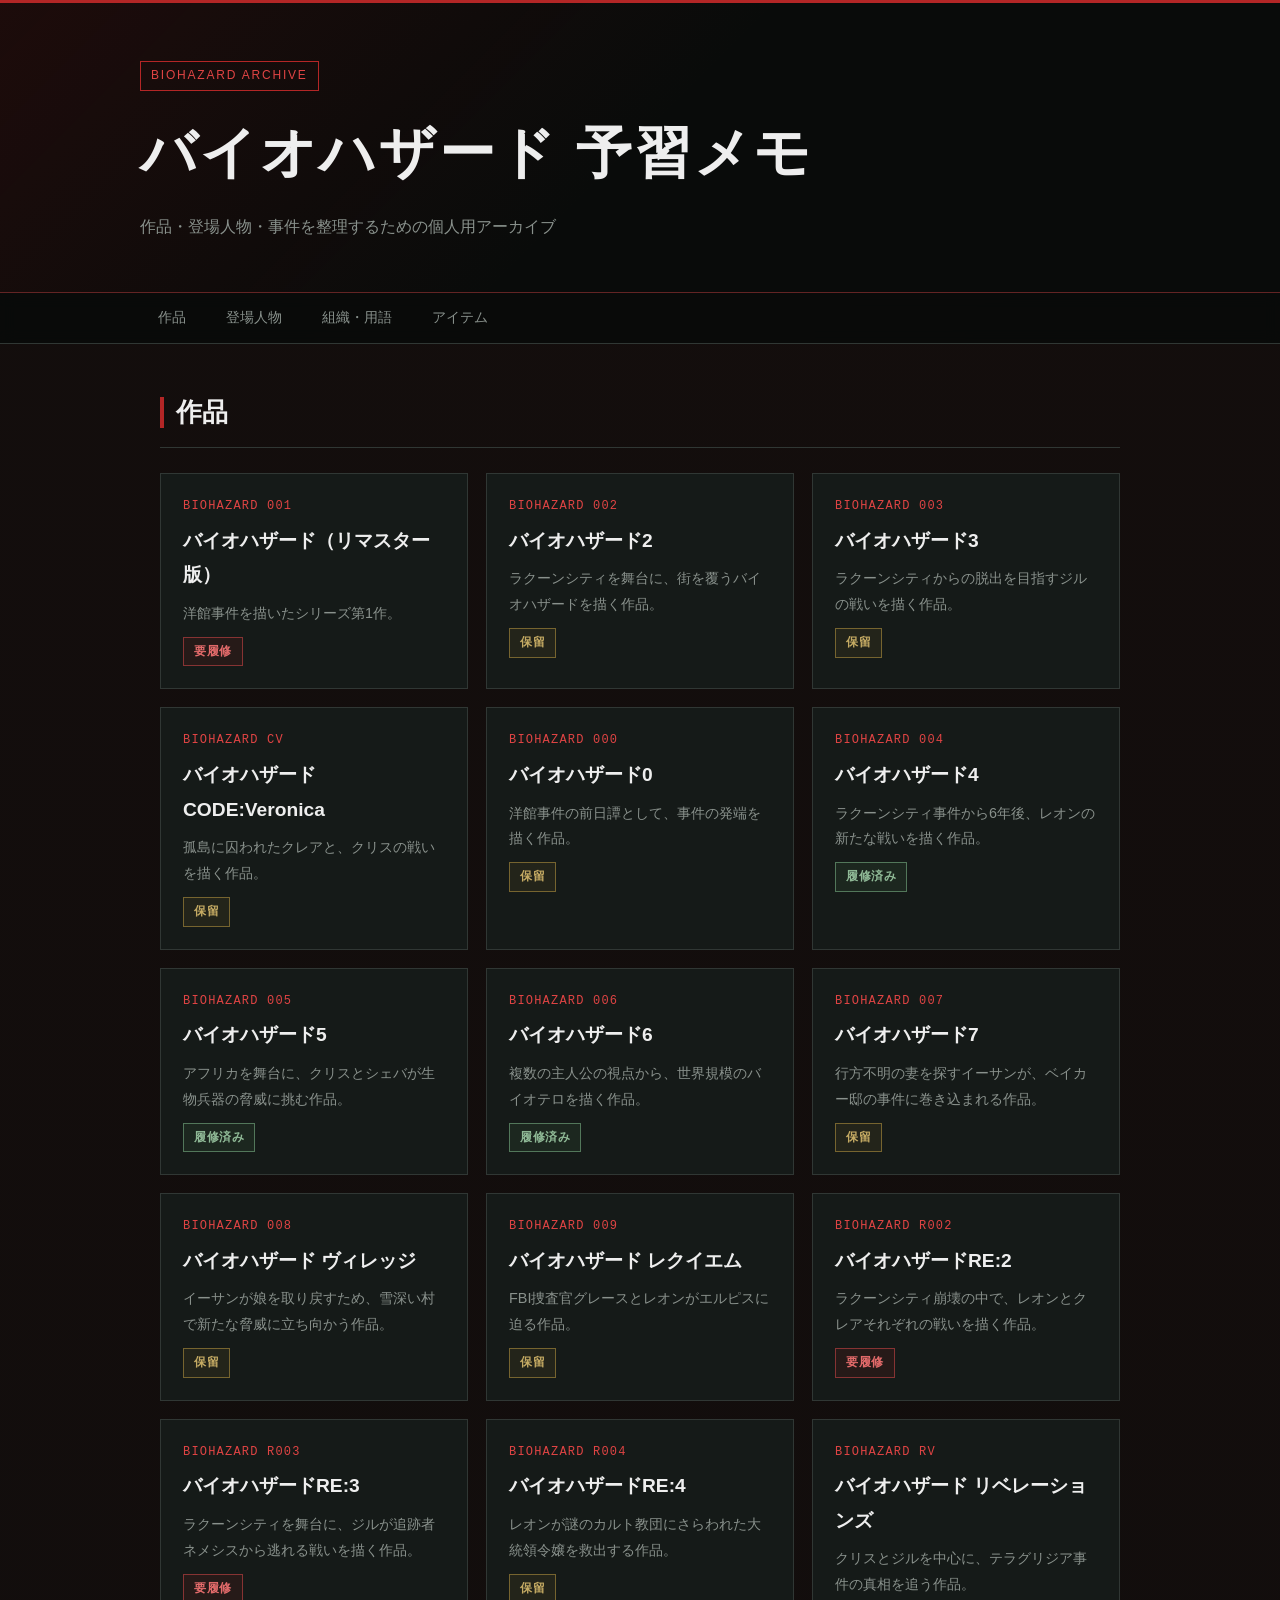
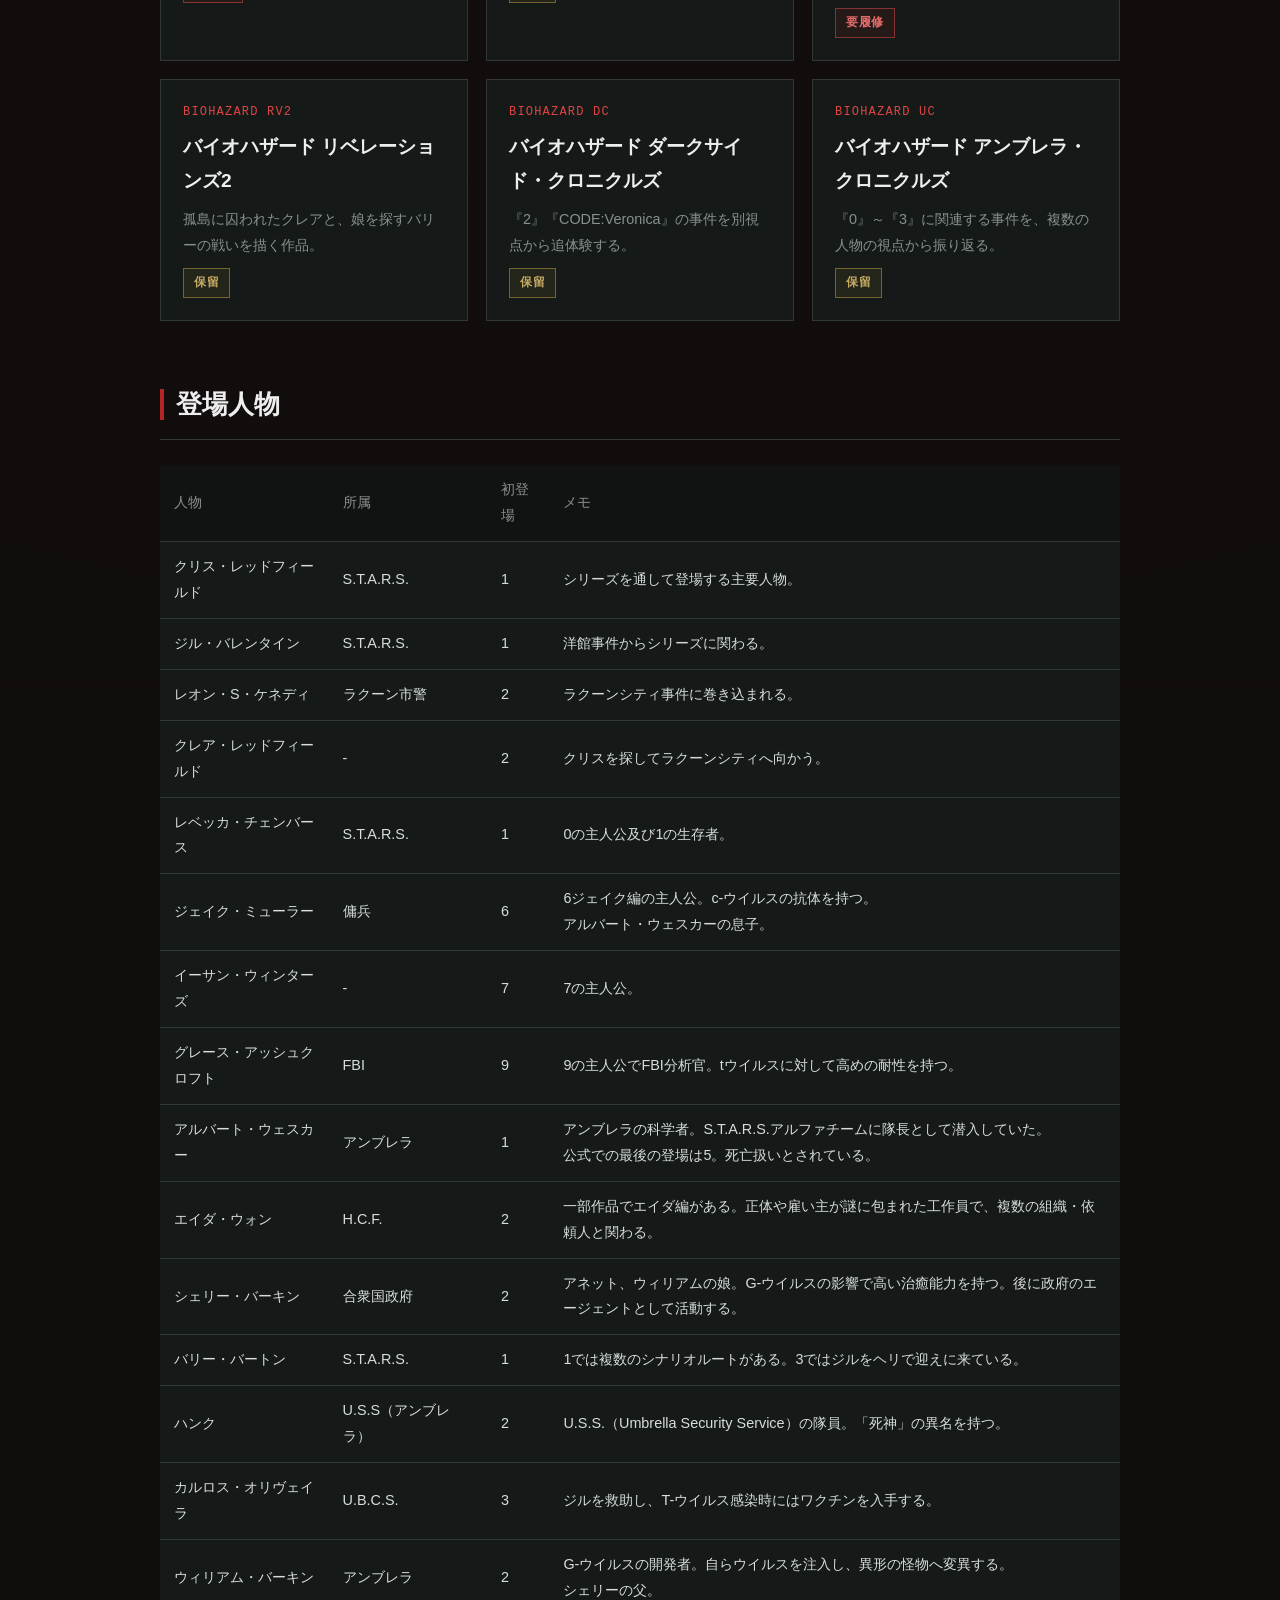
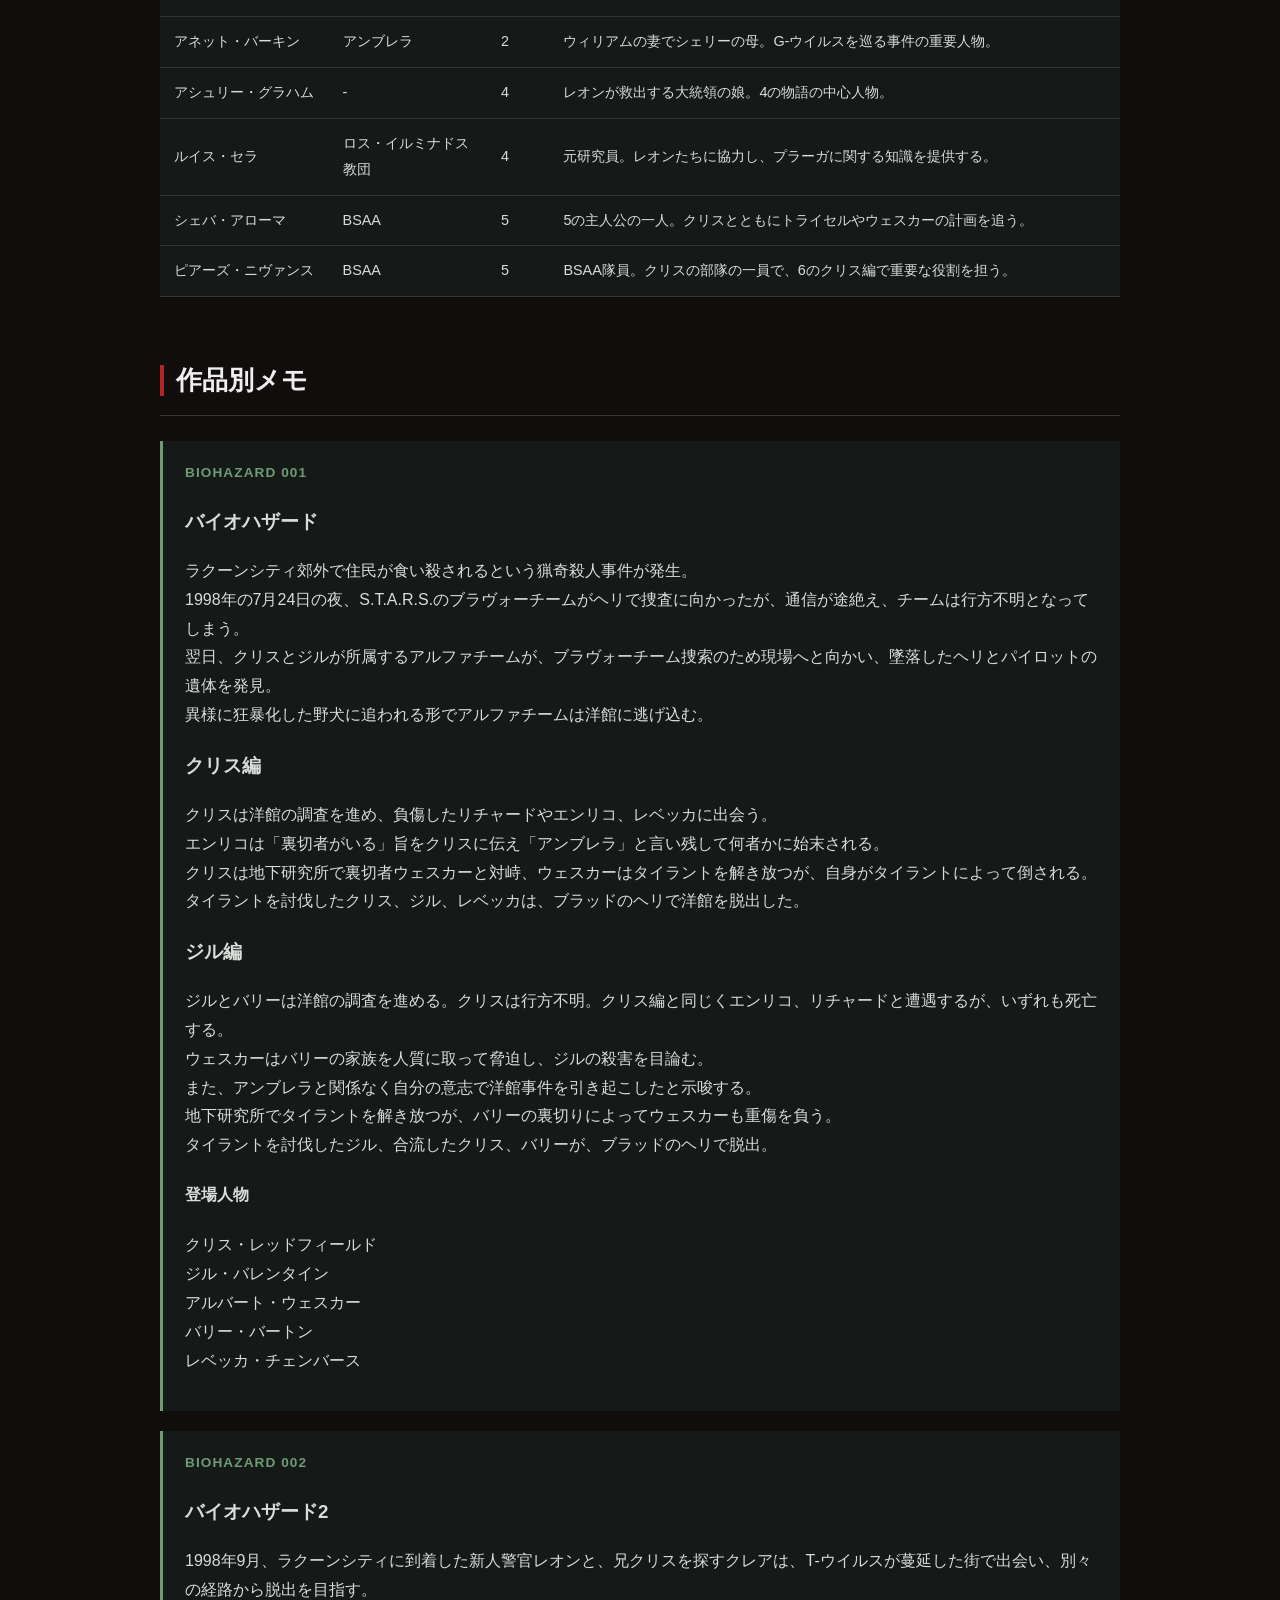
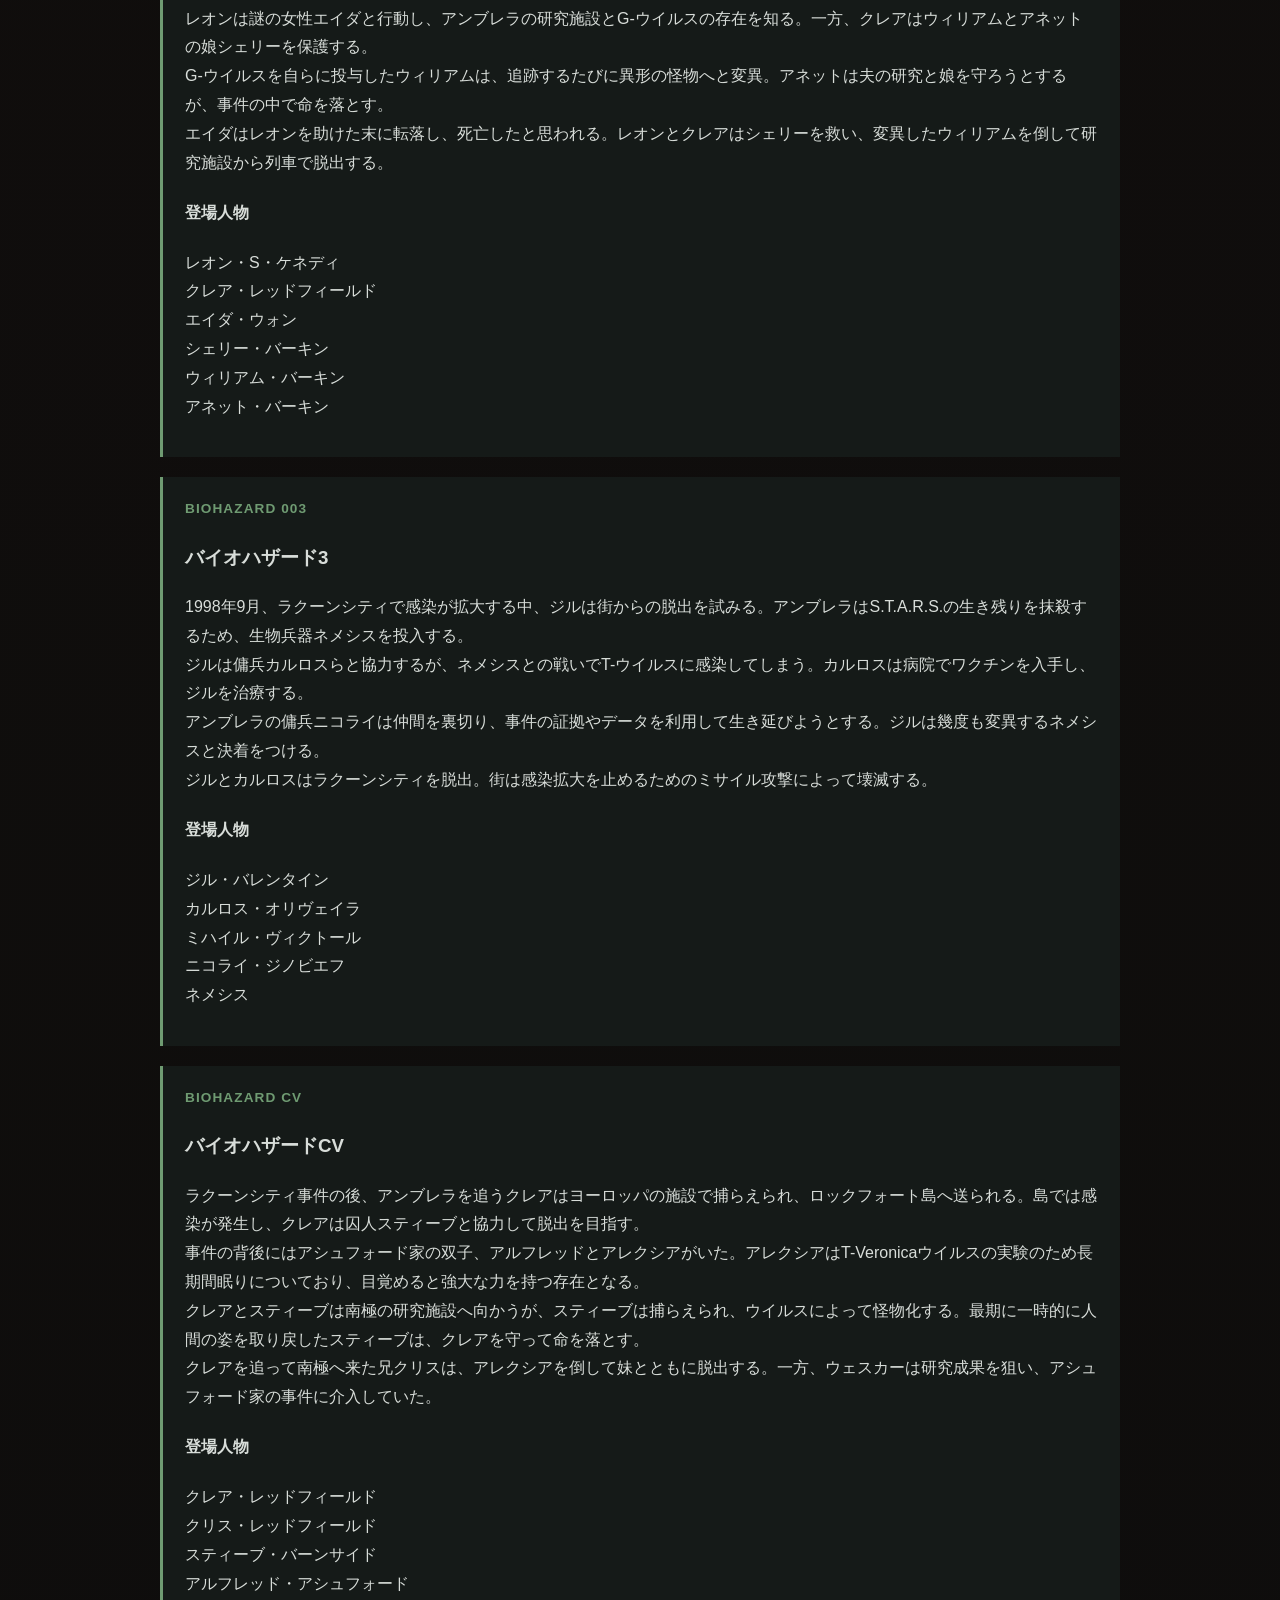
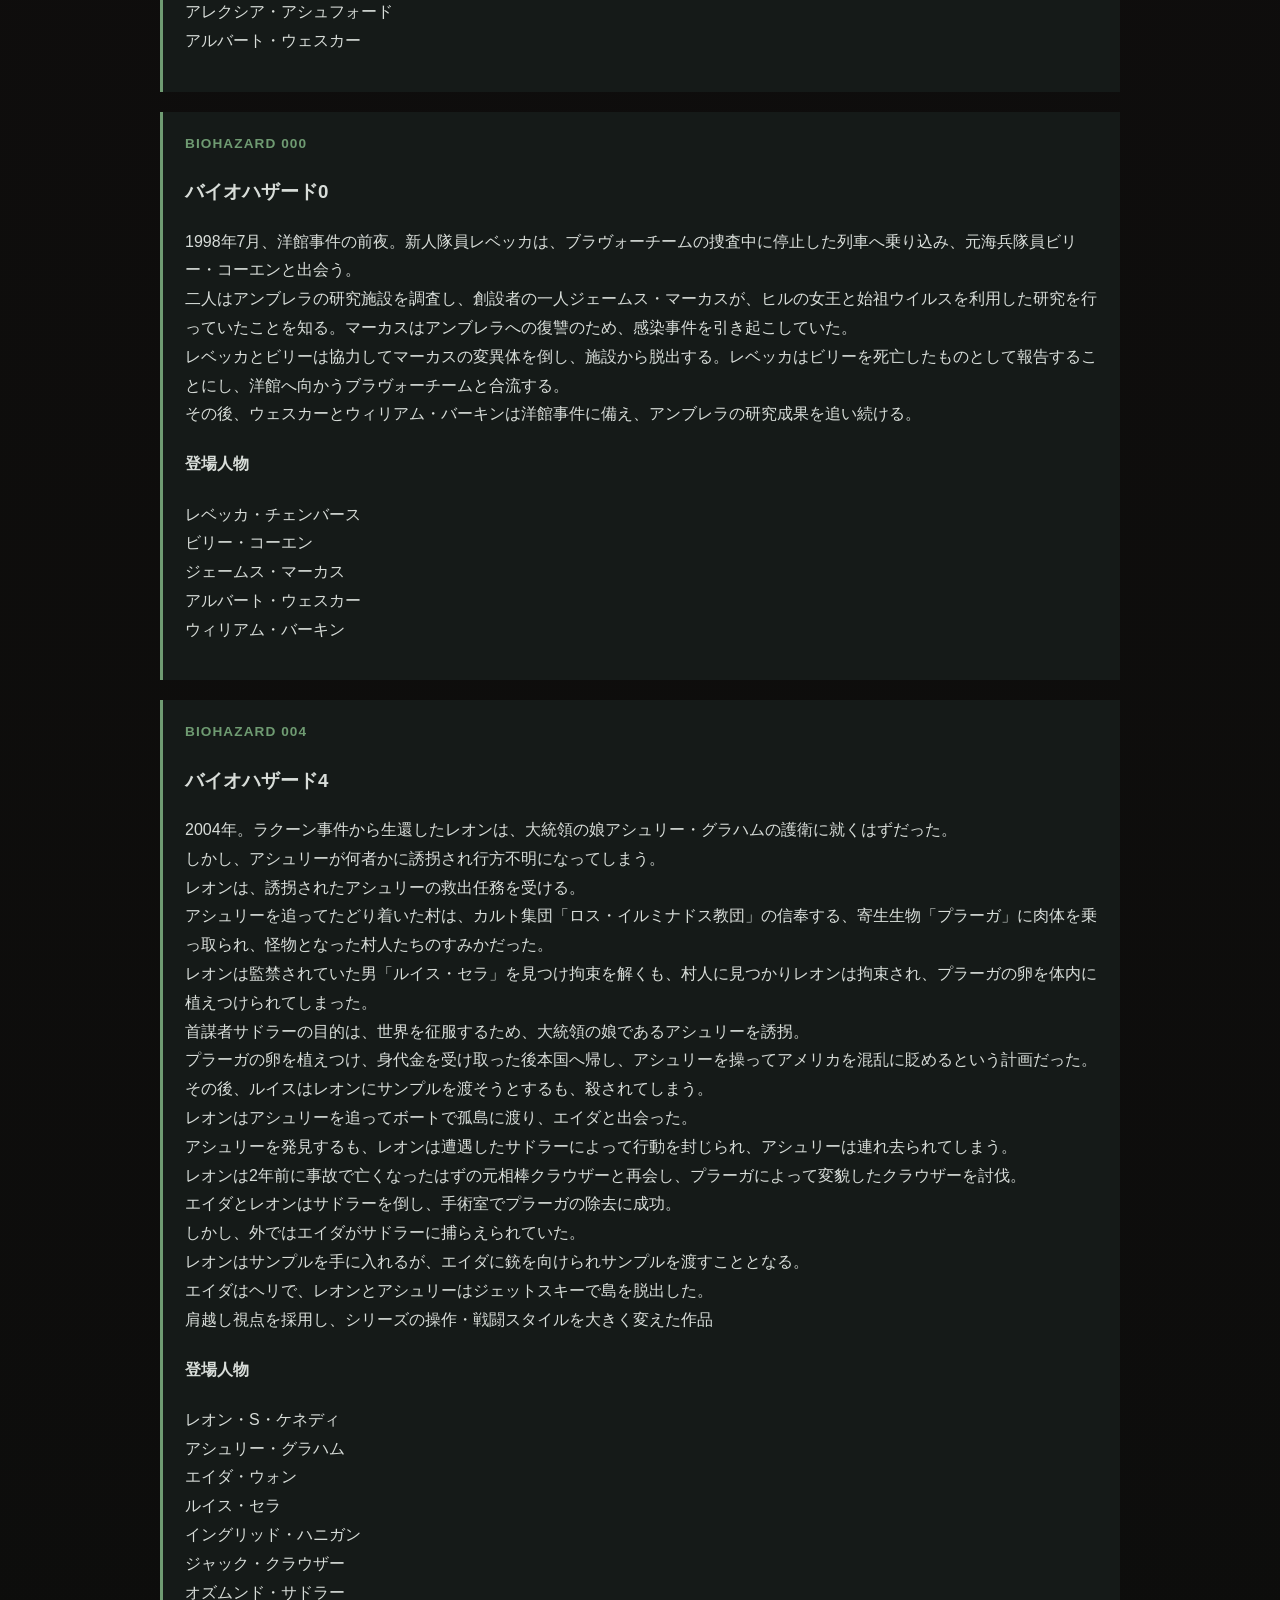
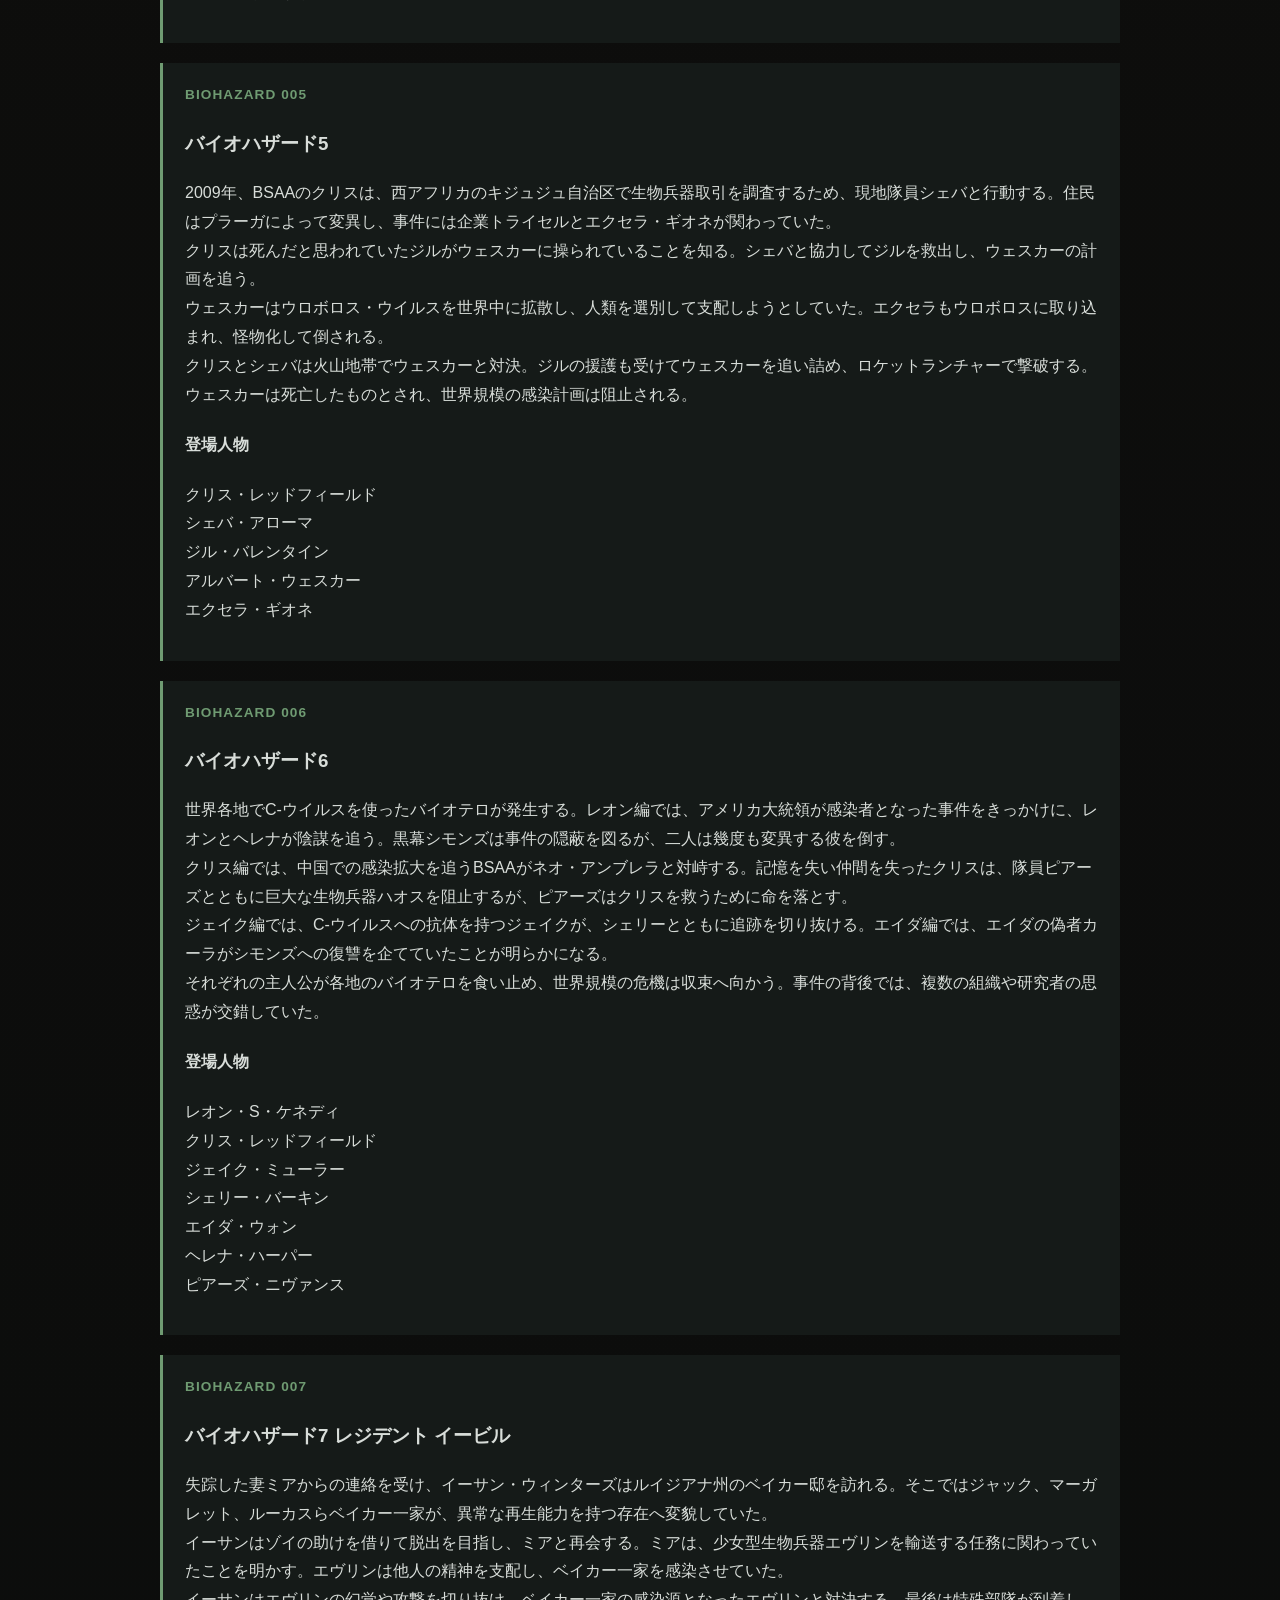
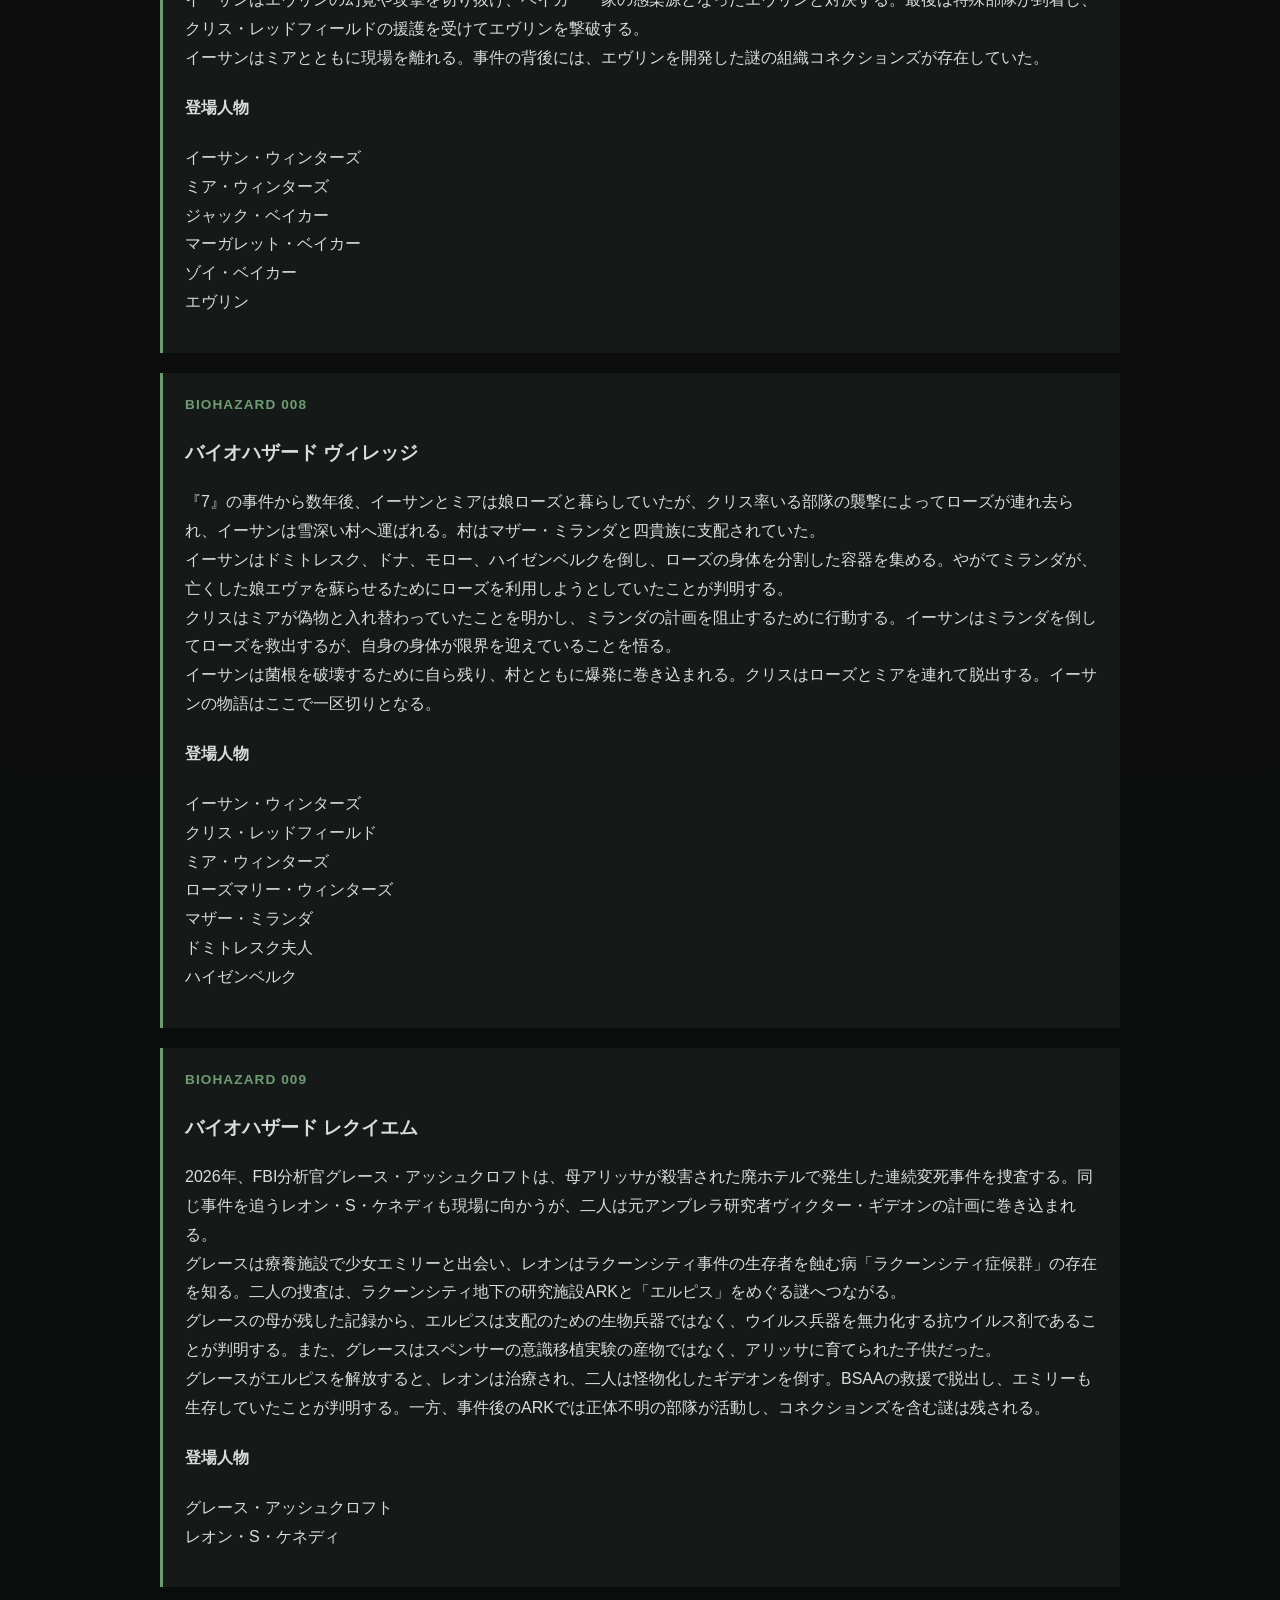
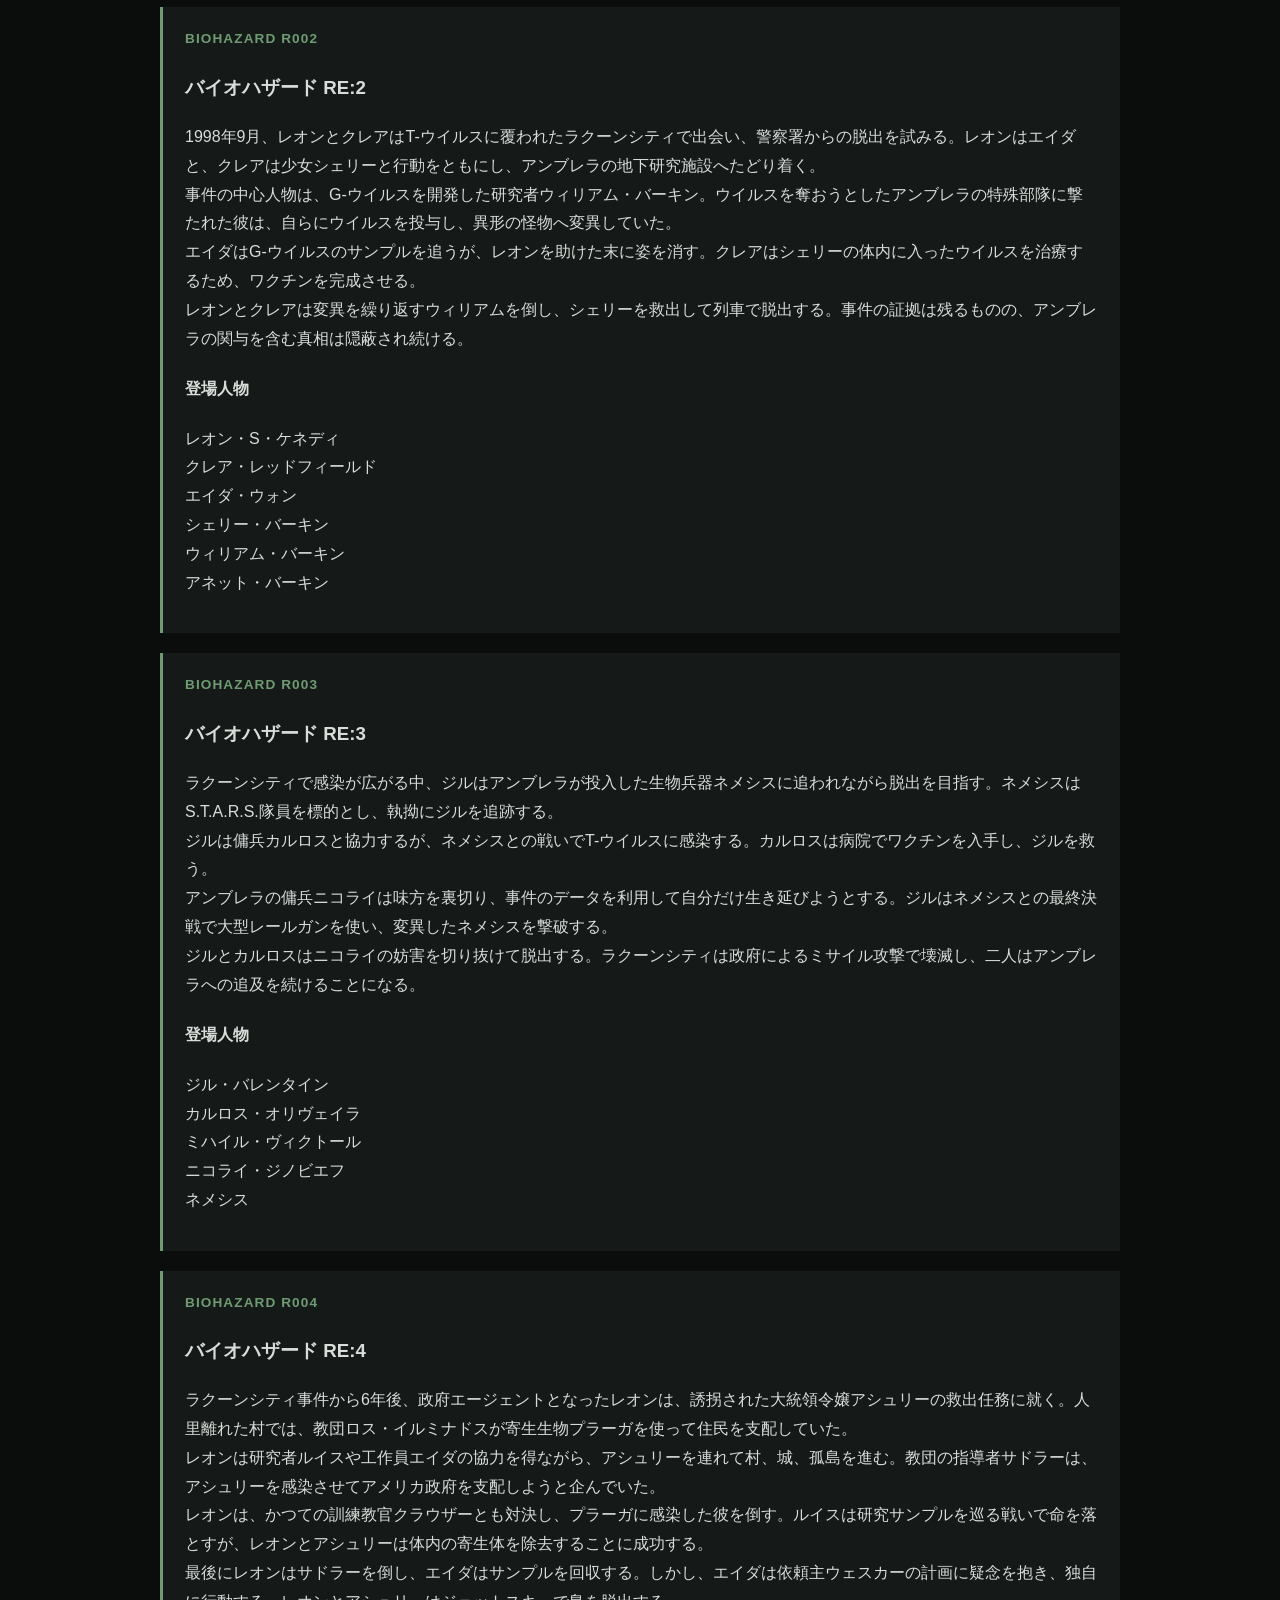
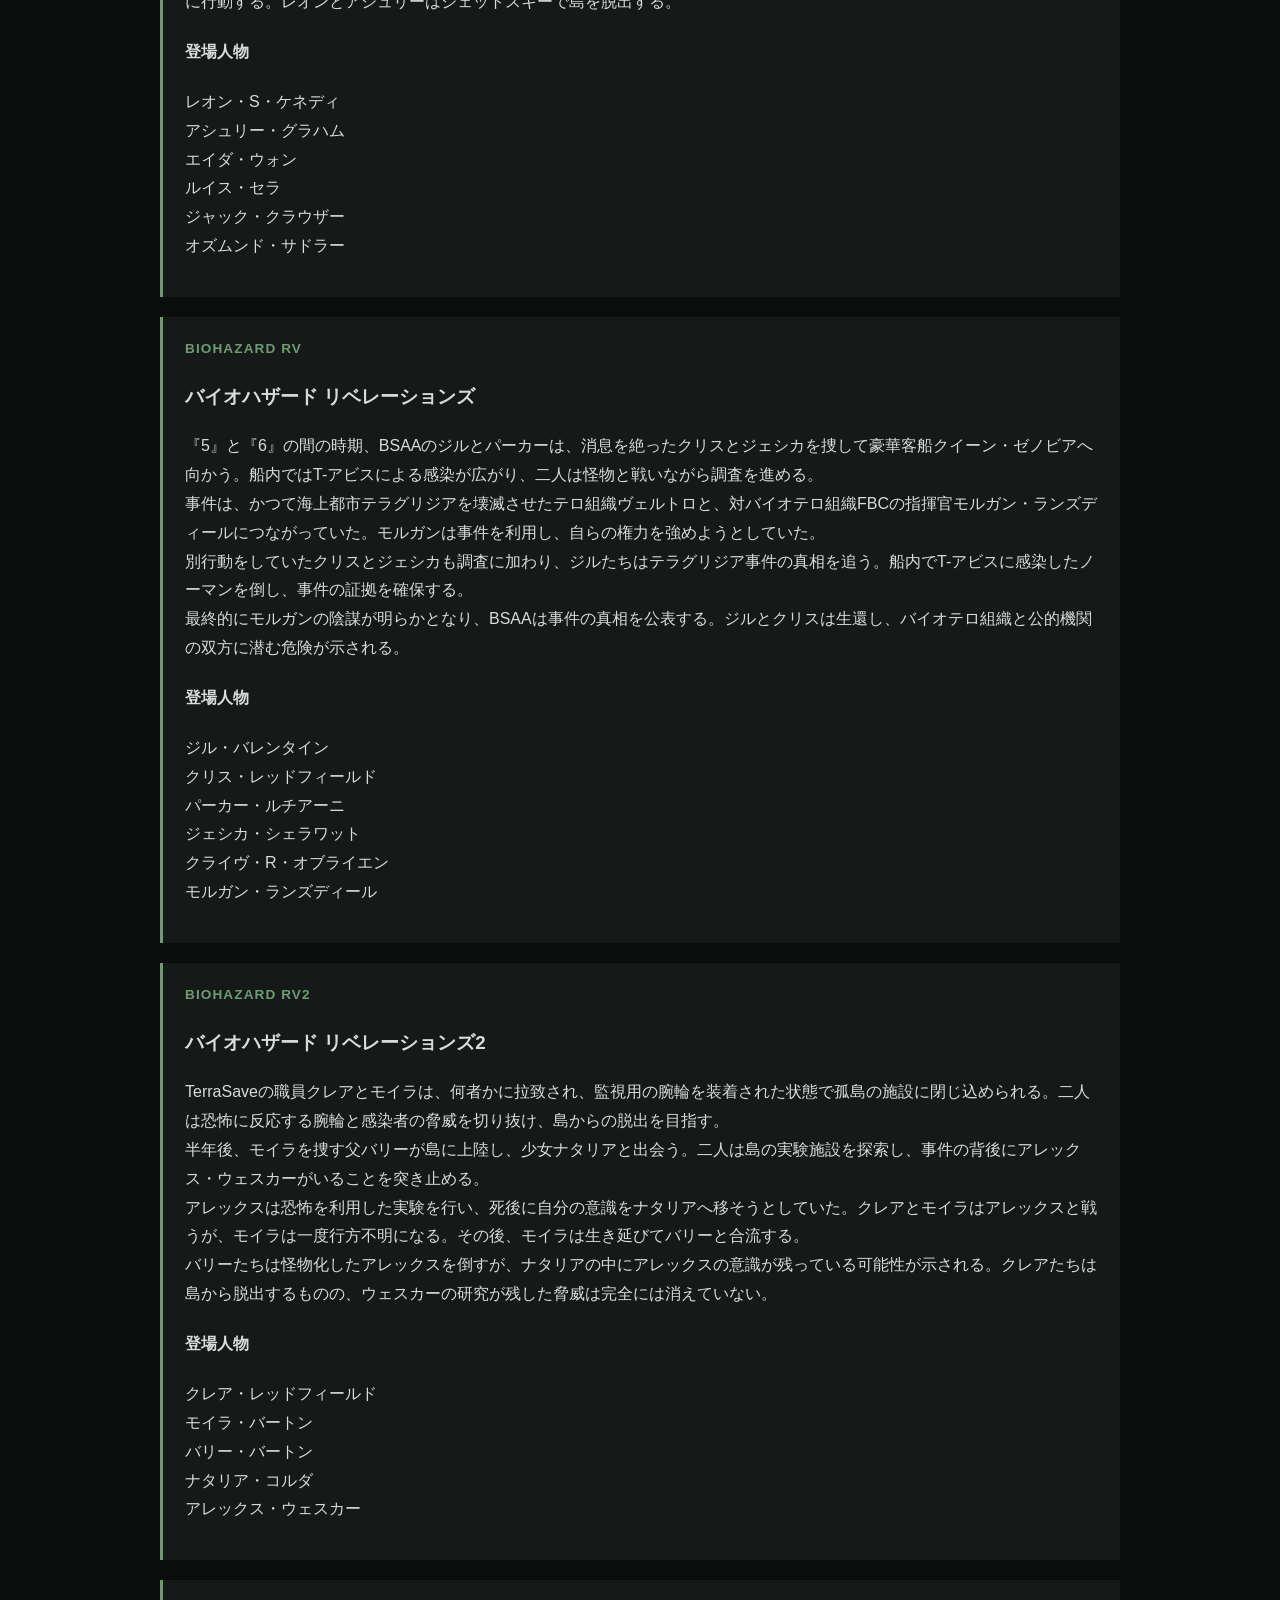
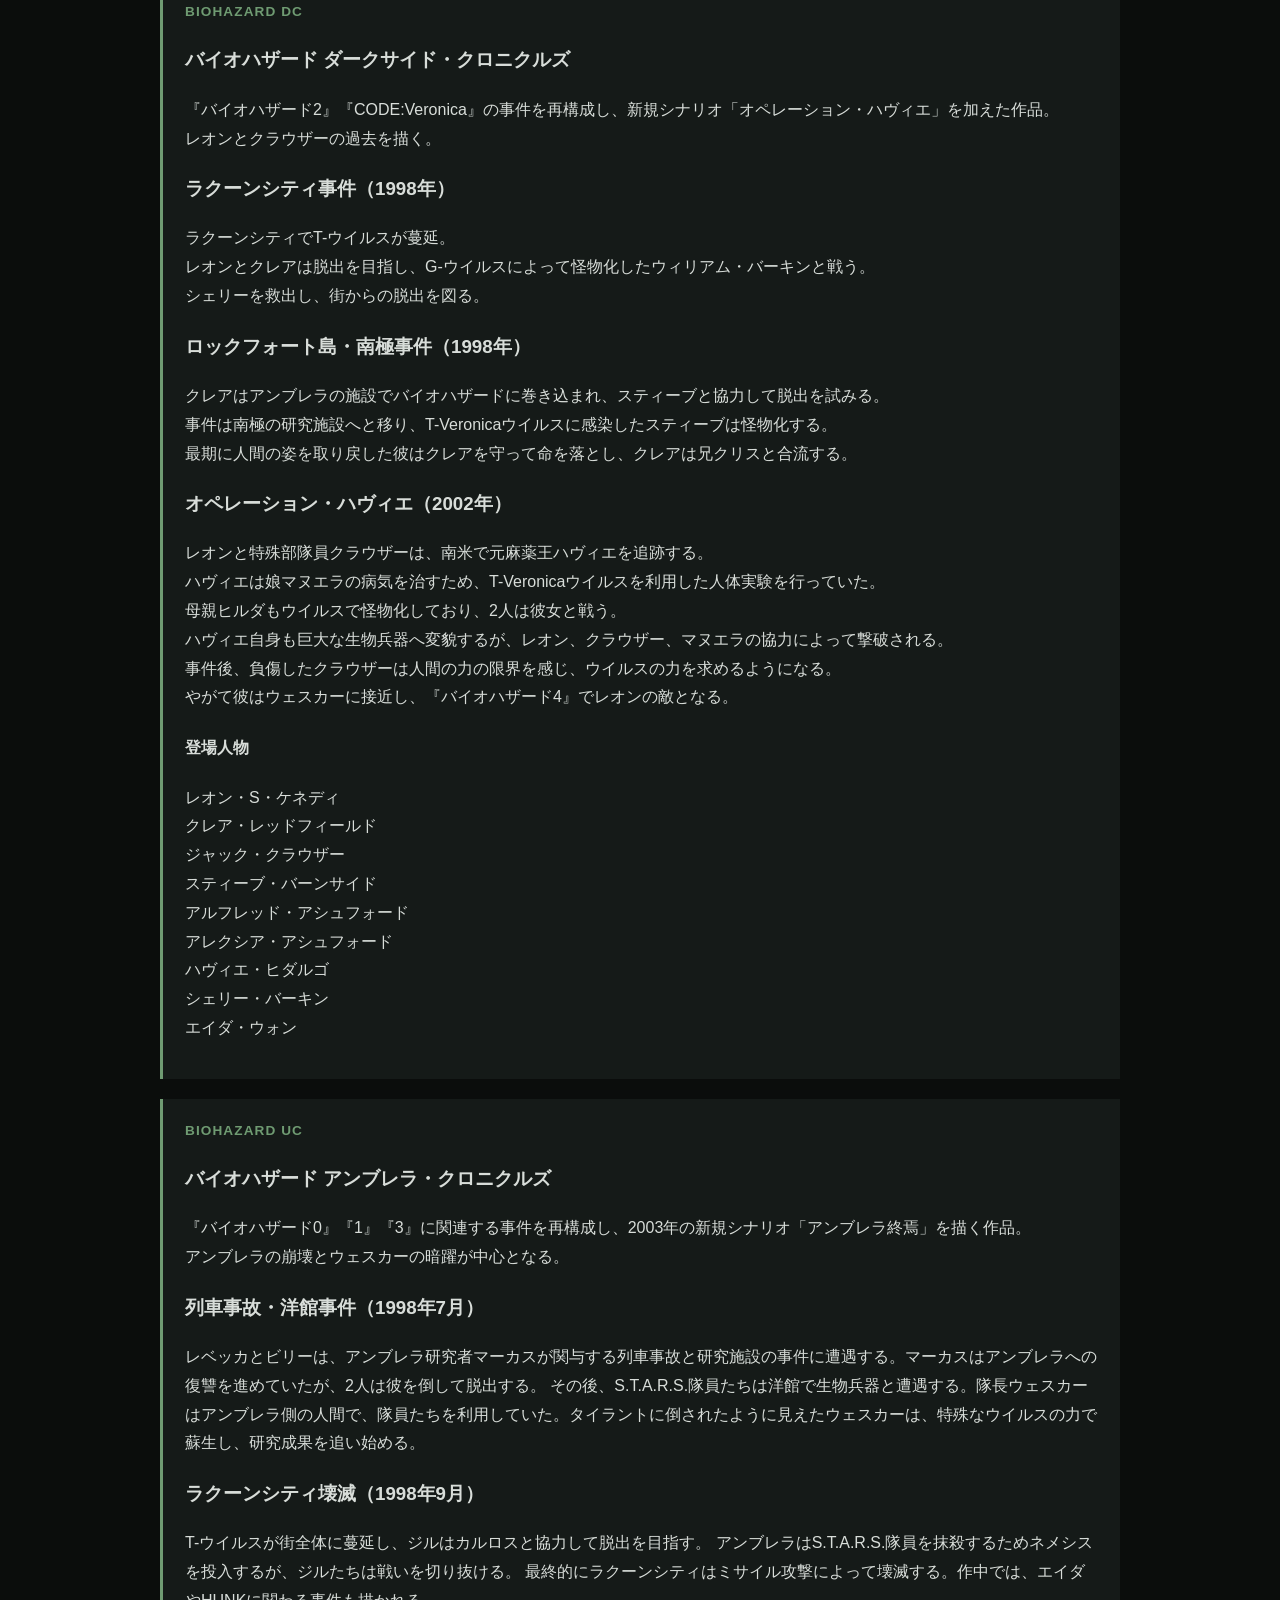
<file: _biohazard/index.html>
<!DOCTYPE html>
<html lang="ja">

<head>
    <meta charset="UTF-8">
    <meta name="viewport" content="width=device-width, initial-scale=1.0">

    <title>バイオハザード 予習メモ</title>

    <link rel="stylesheet" href="style.css">
</head>

<body>

<header>
    <div class="header-inner">

        <div class="header-label">
            BIOHAZARD ARCHIVE
        </div>

        <h1>バイオハザード 予習メモ</h1>

        <p>
            作品・登場人物・事件を整理するための個人用アーカイブ
        </p>

    </div>
</header>


<nav>
    <div class="nav-inner">

        <a href="#works">作品</a>
        <a href="#characters">登場人物</a>
        <a href="#organizations">組織・用語</a>
        <a href="#item">アイテム</a>

    </div>
</nav>


<main>

    <!-- ==============================
         作品
    =============================== -->

    <section id="works">

        <h2>作品</h2>

        <div class="work-list">

            <article class="work-card" onclick="window.location.href='#001';">

                <div class="work-number">
                    BIOHAZARD 001
                </div>

                <h3>バイオハザード（リマスター版）</h3>

                <p>
                    洋館事件を描いたシリーズ第1作。
                </p>

                <div class="tags">
                    <span class="status status-required">
                        要履修
                    </span>
                </div>

            </article>

            <article class="work-card" onclick="window.location.href='#002';">

                <div class="work-number">
                    BIOHAZARD 002
                </div>

                <h3>バイオハザード2</h3>

                <p>
                    ラクーンシティを舞台に、街を覆うバイオハザードを描く作品。
                </p>

                <div class="tags">
                    <span class="status status-pending">
                        保留
                    </span>
                </div>

            </article>

            <article class="work-card" onclick="window.location.href='#003';">

                <div class="work-number">
                    BIOHAZARD 003
                </div>

                <h3>バイオハザード3</h3>

                <p>
                    ラクーンシティからの脱出を目指すジルの戦いを描く作品。
                </p>

                <div class="tags">
                    <span class="status status-pending">
                        保留
                    </span>
                </div>

            </article>

            <article class="work-card" onclick="window.location.href='#CV';">

                <div class="work-number">
                    BIOHAZARD CV
                </div>

                <h3>バイオハザード CODE:Veronica</h3>

                <p>
                    孤島に囚われたクレアと、クリスの戦いを描く作品。
                </p>

                <div class="tags">
                    <span class="status status-pending">
                        保留
                    </span>
                </div>

            </article>


            <article class="work-card" onclick="window.location.href='#000';">

                <div class="work-number">
                    BIOHAZARD 000
                </div>

                <h3>バイオハザード0</h3>

                <p>
                    洋館事件の前日譚として、事件の発端を描く作品。
                </p>

                <div class="tags">
                    <span class="status status-pending">
                        保留
                    </span>
                </div>

            </article>

            <article class="work-card" onclick="window.location.href='#004';">

                <div class="work-number">
                    BIOHAZARD 004
                </div>

                <h3>バイオハザード4</h3>

                <p>
                    ラクーンシティ事件から6年後、レオンの新たな戦いを描く作品。
                </p>

                <div class="tags">
                    <span class="status status-completed">
                        履修済み
                    </span>
                </div>

            </article>

            <article class="work-card" onclick="window.location.href='#005';">

                <div class="work-number">
                    BIOHAZARD 005
                </div>

                <h3>バイオハザード5</h3>

                <p>
                    アフリカを舞台に、クリスとシェバが生物兵器の脅威に挑む作品。
                </p>

                <div class="tags">
                    <span class="status status-completed">
                        履修済み
                    </span>
                </div>

            </article>

            <article class="work-card" onclick="window.location.href='#006';">

                <div class="work-number">
                    BIOHAZARD 006
                </div>

                <h3>バイオハザード6</h3>

                <p>
                    複数の主人公の視点から、世界規模のバイオテロを描く作品。
                </p>

                <div class="tags">
                    <span class="status status-completed">
                        履修済み
                    </span>
                </div>

            </article>

            <article class="work-card" onclick="window.location.href='#007';">

                <div class="work-number">
                    BIOHAZARD 007
                </div>

                <h3>バイオハザード7</h3>

                <p>
                    行方不明の妻を探すイーサンが、ベイカー邸の事件に巻き込まれる作品。
                </p>

                <div class="tags">
                    <span class="status status-pending">
                        保留
                    </span>
                </div>

            </article>

            <article class="work-card" onclick="window.location.href='#008';">

                <div class="work-number">
                    BIOHAZARD 008
                </div>

                <h3>バイオハザード ヴィレッジ</h3>

                <p>
                    イーサンが娘を取り戻すため、雪深い村で新たな脅威に立ち向かう作品。
                </p>

                <div class="tags">
                    <span class="status status-pending">
                        保留
                    </span>
                </div>

            </article>

            <article class="work-card" onclick="window.location.href='#009';">

                <div class="work-number">
                    BIOHAZARD 009
                </div>

                <h3>バイオハザード レクイエム</h3>

                <p>
                    FBI捜査官グレースとレオンがエルピスに迫る作品。
                </p>

                <div class="tags">
                    <span class="status status-pending">
                        保留
                    </span>
                </div>

            </article>

            <article class="work-card" onclick="window.location.href='#R002';">

                <div class="work-number">
                    BIOHAZARD R002
                </div>

                <h3>バイオハザードRE:2</h3>

                <p>
                    ラクーンシティ崩壊の中で、レオンとクレアそれぞれの戦いを描く作品。
                </p>

                <div class="tags">
                    <span class="status status-required">
                        要履修
                    </span>
                </div>

            </article>

            <article class="work-card" onclick="window.location.href='#R003';">

                <div class="work-number">
                    BIOHAZARD R003
                </div>

                <h3>バイオハザードRE:3</h3>

                <p>
                    ラクーンシティを舞台に、ジルが追跡者ネメシスから逃れる戦いを描く作品。
                </p>

                <div class="tags">
                    <span class="status status-required">
                        要履修
                    </span>
                </div>

            </article>

            <article class="work-card" onclick="window.location.href='#R004';">

                <div class="work-number">
                    BIOHAZARD R004
                </div>

                <h3>バイオハザードRE:4</h3>

                <p>
                    レオンが謎のカルト教団にさらわれた大統領令嬢を救出する作品。
                </p>

                <div class="tags">
                    <span class="status status-pending">
                        保留
                    </span>
                </div>

            </article>

            <article class="work-card" onclick="window.location.href='#RV';">

                <div class="work-number">
                    BIOHAZARD RV
                </div>

                <h3>バイオハザード リベレーションズ</h3>

                <p>
                    クリスとジルを中心に、テラグリジア事件の真相を追う作品。
                </p>

                <div class="tags">
                    <span class="status status-required">
                        要履修
                    </span>
                </div>

            </article>

            <article class="work-card" onclick="window.location.href='#RV2';">

                <div class="work-number">
                    BIOHAZARD RV2
                </div>

                <h3>バイオハザード リベレーションズ2</h3>

                <p>
                    孤島に囚われたクレアと、娘を探すバリーの戦いを描く作品。
                </p>

                <div class="tags">
                    <span class="status status-pending">
                        保留
                    </span>
                </div>

            </article>
            
            <article class="work-card" onclick="window.location.href='#DC';">

                <div class="work-number">
                    BIOHAZARD DC
                </div>

                <h3>バイオハザード ダークサイド・クロニクルズ</h3>

                <p>
                    『2』『CODE:Veronica』の事件を別視点から追体験する。
                </p>

                <div class="tags">
                    <span class="status status-pending">
                        保留
                    </span>
                </div>

            </article>

            <article class="work-card" onclick="window.location.href='#UC';">

                <div class="work-number">
                    BIOHAZARD UC
                </div>

                <h3>バイオハザード アンブレラ・クロニクルズ</h3>

                <p>
                    『0』～『3』に関連する事件を、複数の人物の視点から振り返る。
                </p>

                <div class="tags">
                    <span class="status status-pending">
                        保留
                    </span>
                </div>

            </article>


            <!-- 必要な作品をここに追加 -->

        </div>

    </section>

    <section id="characters">

        <h2>登場人物</h2>

        <table class="data-table">

            <thead>

                <tr>
                    <th>人物</th>
                    <th>所属</th>
                    <th>初登場</th>
                    <th>メモ</th>
                </tr>

            </thead>

            <tbody>

                <tr>
                    <td>クリス・レッドフィールド</td>
                    <td>S.T.A.R.S.</td>
                    <td>1</td>
                    <td>
                        シリーズを通して登場する主要人物。
                    </td>
                </tr>

                <tr>
                    <td>ジル・バレンタイン</td>
                    <td>S.T.A.R.S.</td>
                    <td>1</td>
                    <td>
                        洋館事件からシリーズに関わる。
                    </td>
                </tr>

                <tr>
                    <td>レオン・S・ケネディ</td>
                    <td>ラクーン市警</td>
                    <td>2</td>
                    <td>
                        ラクーンシティ事件に巻き込まれる。
                    </td>
                </tr>

                <tr>
                    <td>クレア・レッドフィールド</td>
                    <td>-</td>
                    <td>2</td>
                    <td>
                        クリスを探してラクーンシティへ向かう。
                    </td>
                </tr>

                <tr>
                    <td>レベッカ・チェンバース</td>
                    <td>S.T.A.R.S.</td>
                    <td>1</td>
                    <td>
                        0の主人公及び1の生存者。
                    </td>
                </tr>

                <tr>
                    <td>ジェイク・ミューラー</td>
                    <td>傭兵</td>
                    <td>6</td>
                    <td>
                        6ジェイク編の主人公。c-ウイルスの抗体を持つ。<br>
                        アルバート・ウェスカーの息子。
                    </td>
                </tr>

                <tr>
                    <td>イーサン・ウィンターズ</td>
                    <td>-</td>
                    <td>7</td>
                    <td>
                        7の主人公。
                    </td>
                </tr>

                <tr>
                    <td>グレース・アッシュクロフト</td>
                    <td>FBI</td>
                    <td>9</td>
                    <td>
                        9の主人公でFBI分析官。tウイルスに対して高めの耐性を持つ。
                    </td>
                </tr>

                <tr>
                    <td>アルバート・ウェスカー</td>
                    <td>アンブレラ</td>
                    <td>1</td>
                    <td>
                        アンブレラの科学者。S.T.A.R.S.アルファチームに隊長として潜入していた。<br>
                        公式での最後の登場は5。死亡扱いとされている。
                    </td>
                </tr>

                <tr>
                    <td>エイダ・ウォン</td>
                    <td>H.C.F.</td>
                    <td>2</td>
                    <td>
                        一部作品でエイダ編がある。正体や雇い主が謎に包まれた工作員で、複数の組織・依頼人と関わる。
                    </td>
                </tr>

                <tr>
                    <td>シェリー・バーキン</td>
                    <td>合衆国政府</td>
                    <td>2</td>
                    <td>
                        アネット、ウィリアムの娘。G-ウイルスの影響で高い治癒能力を持つ。後に政府のエージェントとして活動する。
                    </td>
                </tr>

                <tr>
                    <td>バリー・バートン</td>
                    <td>S.T.A.R.S.</td>
                    <td>1</td>
                    <td>
                        1では複数のシナリオルートがある。3ではジルをヘリで迎えに来ている。
                    </td>
                </tr>

                <tr>
                    <td>ハンク</td>
                    <td>U.S.S（アンブレラ）</td>
                    <td>2</td>
                    <td>
                        U.S.S.（Umbrella Security Service）の隊員。「死神」の異名を持つ。
                    </td>
                </tr>

                <tr>
                    <td>カルロス・オリヴェイラ</td>
                    <td>U.B.C.S.</td>
                    <td>3</td>
                    <td>
                        ジルを救助し、T-ウイルス感染時にはワクチンを入手する。
                    </td>
                </tr>

                <tr>
                    <td>ウィリアム・バーキン</td>
                    <td>アンブレラ</td>
                    <td>2</td>
                    <td>
                        G-ウイルスの開発者。自らウイルスを注入し、異形の怪物へ変異する。<br>
                        シェリーの父。
                    </td>
                </tr>

                <tr>
                    <td>アネット・バーキン</td>
                    <td>アンブレラ</td>
                    <td>2</td>
                    <td>
                        ウィリアムの妻でシェリーの母。G-ウイルスを巡る事件の重要人物。
                    </td>
                </tr>

                <tr>
                    <td>アシュリー・グラハム</td>
                    <td>-</td>
                    <td>4</td>
                    <td>
                        レオンが救出する大統領の娘。4の物語の中心人物。
                    </td>
                </tr>

                <tr>
                    <td>ルイス・セラ</td>
                    <td>ロス・イルミナドス教団</td>
                    <td>4</td>
                    <td>
                        元研究員。レオンたちに協力し、プラーガに関する知識を提供する。
                    </td>
                </tr>

                <tr>
                    <td>シェバ・アローマ</td>
                    <td>BSAA</td>
                    <td>5</td>
                    <td>
                        5の主人公の一人。クリスとともにトライセルやウェスカーの計画を追う。
                    </td>
                </tr>

                <tr>
                    <td>ピアーズ・ニヴァンス</td>
                    <td>BSAA</td>
                    <td>5</td>
                    <td>
                        BSAA隊員。クリスの部隊の一員で、6のクリス編で重要な役割を担う。
                    </td>
                </tr>



            </tbody>

        </table>

    </section>


    <!-- ==============================
         作品詳細
    =============================== -->

    <section>

        <h2>作品別メモ</h2>


        <article class="memo">

            <div class="memo-title" id="001">
                BIOHAZARD 001
            </div>

            <h3>バイオハザード</h3>

            <p>
                ラクーンシティ郊外で住民が食い殺されるという猟奇殺人事件が発生。<br>
                1998年の7月24日の夜、S.T.A.R.S.のブラヴォーチームがヘリで捜査に向かったが、通信が途絶え、チームは行方不明となってしまう。<br>
                翌日、クリスとジルが所属するアルファチームが、ブラヴォーチーム捜索のため現場へと向かい、墜落したヘリとパイロットの遺体を発見。<br>
                異様に狂暴化した野犬に追われる形でアルファチームは洋館に逃げ込む。
            </p>
                <h3>クリス編</h3>
            <p>
                クリスは洋館の調査を進め、負傷したリチャードやエンリコ、レベッカに出会う。<br>
                エンリコは「裏切者がいる」旨をクリスに伝え「アンブレラ」と言い残して何者かに始末される。<br>
                クリスは地下研究所で裏切者ウェスカーと対峙、ウェスカーはタイラントを解き放つが、自身がタイラントによって倒される。<br>
                タイラントを討伐したクリス、ジル、レベッカは、ブラッドのヘリで洋館を脱出した。
            </p>
                <h3>ジル編</h3>
            <p>
                ジルとバリーは洋館の調査を進める。クリスは行方不明。クリス編と同じくエンリコ、リチャードと遭遇するが、いずれも死亡する。<br>
                ウェスカーはバリーの家族を人質に取って脅迫し、ジルの殺害を目論む。<br>
                また、アンブレラと関係なく自分の意志で洋館事件を引き起こしたと示唆する。<br>
                地下研究所でタイラントを解き放つが、バリーの裏切りによってウェスカーも重傷を負う。<br>
                タイラントを討伐したジル、合流したクリス、バリーが、ブラッドのヘリで脱出。
            </p>

            <h4>登場人物</h4>

            <p>
                クリス・レッドフィールド<br>
                ジル・バレンタイン<br>
                アルバート・ウェスカー<br>
                バリー・バートン<br>
                レベッカ・チェンバース<br>
            </p>

        </article>

        <article class="memo">

            <div class="memo-title" id="002">
                BIOHAZARD 002
            </div>

            <h3>バイオハザード2</h3>

            
            <p>
                1998年9月、ラクーンシティに到着した新人警官レオンと、兄クリスを探すクレアは、T-ウイルスが蔓延した街で出会い、別々の経路から脱出を目指す。<br>
                レオンは謎の女性エイダと行動し、アンブレラの研究施設とG-ウイルスの存在を知る。一方、クレアはウィリアムとアネットの娘シェリーを保護する。<br>
                G-ウイルスを自らに投与したウィリアムは、追跡するたびに異形の怪物へと変異。アネットは夫の研究と娘を守ろうとするが、事件の中で命を落とす。<br>
                エイダはレオンを助けた末に転落し、死亡したと思われる。レオンとクレアはシェリーを救い、変異したウィリアムを倒して研究施設から列車で脱出する。
            </p>


            <h4>登場人物</h4>

            <p>
                レオン・S・ケネディ<br>
                クレア・レッドフィールド<br>
                エイダ・ウォン<br>
                シェリー・バーキン<br>
                ウィリアム・バーキン<br>
                アネット・バーキン
            </p>

        </article>

        <article class="memo">

            <div class="memo-title" id="003">
                BIOHAZARD 003
            </div>

            <h3>バイオハザード3</h3>
            
            <p>
                1998年9月、ラクーンシティで感染が拡大する中、ジルは街からの脱出を試みる。アンブレラはS.T.A.R.S.の生き残りを抹殺するため、生物兵器ネメシスを投入する。<br>
                ジルは傭兵カルロスらと協力するが、ネメシスとの戦いでT-ウイルスに感染してしまう。カルロスは病院でワクチンを入手し、ジルを治療する。<br>
                アンブレラの傭兵ニコライは仲間を裏切り、事件の証拠やデータを利用して生き延びようとする。ジルは幾度も変異するネメシスと決着をつける。<br>
                ジルとカルロスはラクーンシティを脱出。街は感染拡大を止めるためのミサイル攻撃によって壊滅する。
            </p>


            <h4>登場人物</h4>

            <p>
                ジル・バレンタイン<br>
                カルロス・オリヴェイラ<br>
                ミハイル・ヴィクトール<br>
                ニコライ・ジノビエフ<br>
                ネメシス
            </p>

        </article>

        <article class="memo">

            <div class="memo-title" id="CV">
                BIOHAZARD CV
            </div>

            <h3>バイオハザードCV</h3>

            
            <p>
                ラクーンシティ事件の後、アンブレラを追うクレアはヨーロッパの施設で捕らえられ、ロックフォート島へ送られる。島では感染が発生し、クレアは囚人スティーブと協力して脱出を目指す。<br>
                事件の背後にはアシュフォード家の双子、アルフレッドとアレクシアがいた。アレクシアはT-Veronicaウイルスの実験のため長期間眠りについており、目覚めると強大な力を持つ存在となる。<br>
                クレアとスティーブは南極の研究施設へ向かうが、スティーブは捕らえられ、ウイルスによって怪物化する。最期に一時的に人間の姿を取り戻したスティーブは、クレアを守って命を落とす。<br>
                クレアを追って南極へ来た兄クリスは、アレクシアを倒して妹とともに脱出する。一方、ウェスカーは研究成果を狙い、アシュフォード家の事件に介入していた。
            </p>


            <h4>登場人物</h4>

            <p>
                クレア・レッドフィールド<br>
                クリス・レッドフィールド<br>
                スティーブ・バーンサイド<br>
                アルフレッド・アシュフォード<br>
                アレクシア・アシュフォード<br>
                アルバート・ウェスカー
            </p>

        </article>

        <article class="memo">

            <div class="memo-title" id="000">
                BIOHAZARD 000
            </div>

            <h3>バイオハザード0</h3>

            
            <p>
                1998年7月、洋館事件の前夜。新人隊員レベッカは、ブラヴォーチームの捜査中に停止した列車へ乗り込み、元海兵隊員ビリー・コーエンと出会う。<br>
                二人はアンブレラの研究施設を調査し、創設者の一人ジェームス・マーカスが、ヒルの女王と始祖ウイルスを利用した研究を行っていたことを知る。マーカスはアンブレラへの復讐のため、感染事件を引き起こしていた。<br>
                レベッカとビリーは協力してマーカスの変異体を倒し、施設から脱出する。レベッカはビリーを死亡したものとして報告することにし、洋館へ向かうブラヴォーチームと合流する。<br>
                その後、ウェスカーとウィリアム・バーキンは洋館事件に備え、アンブレラの研究成果を追い続ける。
            </p>


            <h4>登場人物</h4>

            <p>
                レベッカ・チェンバース<br>
                ビリー・コーエン<br>
                ジェームス・マーカス<br>
                アルバート・ウェスカー<br>
                ウィリアム・バーキン
            </p>

        </article>

        <article class="memo">

            <div class="memo-title" id="004">
                BIOHAZARD 004
            </div>

            <h3>バイオハザード4</h3>

            <p>
                2004年。ラクーン事件から生還したレオンは、大統領の娘アシュリー・グラハムの護衛に就くはずだった。<br>
                しかし、アシュリーが何者かに誘拐され行方不明になってしまう。<br>
                レオンは、誘拐されたアシュリーの救出任務を受ける。<br>
                アシュリーを追ってたどり着いた村は、カルト集団「ロス・イルミナドス教団」の信奉する、寄生生物「プラーガ」に肉体を乗っ取られ、怪物となった村人たちのすみかだった。<br>
                レオンは監禁されていた男「ルイス・セラ」を見つけ拘束を解くも、村人に見つかりレオンは拘束され、プラーガの卵を体内に植えつけられてしまった。<br>
                首謀者サドラーの目的は、世界を征服するため、大統領の娘であるアシュリーを誘拐。<br>
                プラーガの卵を植えつけ、身代金を受け取った後本国へ帰し、アシュリーを操ってアメリカを混乱に貶めるという計画だった。<br>
                その後、ルイスはレオンにサンプルを渡そうとするも、殺されてしまう。<br>
                レオンはアシュリーを追ってボートで孤島に渡り、エイダと出会った。<br>
                アシュリーを発見するも、レオンは遭遇したサドラーによって行動を封じられ、アシュリーは連れ去られてしまう。<br>
                レオンは2年前に事故で亡くなったはずの元相棒クラウザーと再会し、プラーガによって変貌したクラウザーを討伐。<br>
                エイダとレオンはサドラーを倒し、手術室でプラーガの除去に成功。<br>
                しかし、外ではエイダがサドラーに捕らえられていた。<br>
                レオンはサンプルを手に入れるが、エイダに銃を向けられサンプルを渡すこととなる。<br>
                エイダはヘリで、レオンとアシュリーはジェットスキーで島を脱出した。<br>
                肩越し視点を採用し、シリーズの操作・戦闘スタイルを大きく変えた作品
            </p>

            <h4>登場人物</h4>

            <p>
                レオン・S・ケネディ<br>
                アシュリー・グラハム<br>
                エイダ・ウォン<br>
                ルイス・セラ<br>
                イングリッド・ハニガン<br>
                ジャック・クラウザー<br>
                オズムンド・サドラー
            </p>

        </article>

        <article class="memo">

            <div class="memo-title" id="005">
                BIOHAZARD 005
            </div>

            <h3>バイオハザード5</h3>

            <p>
                2009年、BSAAのクリスは、西アフリカのキジュジュ自治区で生物兵器取引を調査するため、現地隊員シェバと行動する。住民はプラーガによって変異し、事件には企業トライセルとエクセラ・ギオネが関わっていた。<br>
                クリスは死んだと思われていたジルがウェスカーに操られていることを知る。シェバと協力してジルを救出し、ウェスカーの計画を追う。<br>
                ウェスカーはウロボロス・ウイルスを世界中に拡散し、人類を選別して支配しようとしていた。エクセラもウロボロスに取り込まれ、怪物化して倒される。<br>
                クリスとシェバは火山地帯でウェスカーと対決。ジルの援護も受けてウェスカーを追い詰め、ロケットランチャーで撃破する。ウェスカーは死亡したものとされ、世界規模の感染計画は阻止される。
            </p>

            <h4>登場人物</h4>

            <p>
                クリス・レッドフィールド<br>
                シェバ・アローマ<br>
                ジル・バレンタイン<br>
                アルバート・ウェスカー<br>
                エクセラ・ギオネ
            </p>

        </article>

        <article class="memo">

            <div class="memo-title" id="006">
                BIOHAZARD 006
            </div>

            <h3>バイオハザード6</h3>

            
            <p>
                世界各地でC-ウイルスを使ったバイオテロが発生する。レオン編では、アメリカ大統領が感染者となった事件をきっかけに、レオンとヘレナが陰謀を追う。黒幕シモンズは事件の隠蔽を図るが、二人は幾度も変異する彼を倒す。<br>
                クリス編では、中国での感染拡大を追うBSAAがネオ・アンブレラと対峙する。記憶を失い仲間を失ったクリスは、隊員ピアーズとともに巨大な生物兵器ハオスを阻止するが、ピアーズはクリスを救うために命を落とす。<br>
                ジェイク編では、C-ウイルスへの抗体を持つジェイクが、シェリーとともに追跡を切り抜ける。エイダ編では、エイダの偽者カーラがシモンズへの復讐を企てていたことが明らかになる。<br>
                それぞれの主人公が各地のバイオテロを食い止め、世界規模の危機は収束へ向かう。事件の背後では、複数の組織や研究者の思惑が交錯していた。
            </p>


            <h4>登場人物</h4>

            <p>
                レオン・S・ケネディ<br>
                クリス・レッドフィールド<br>
                ジェイク・ミューラー<br>
                シェリー・バーキン<br>
                エイダ・ウォン<br>
                ヘレナ・ハーパー<br>
                ピアーズ・ニヴァンス
            </p>

        </article>

        <article class="memo">

            <div class="memo-title" id="007">
                BIOHAZARD 007
            </div>

            <h3>バイオハザード7 レジデント イービル</h3>

            <p>
                失踪した妻ミアからの連絡を受け、イーサン・ウィンターズはルイジアナ州のベイカー邸を訪れる。そこではジャック、マーガレット、ルーカスらベイカー一家が、異常な再生能力を持つ存在へ変貌していた。<br>
                イーサンはゾイの助けを借りて脱出を目指し、ミアと再会する。ミアは、少女型生物兵器エヴリンを輸送する任務に関わっていたことを明かす。エヴリンは他人の精神を支配し、ベイカー一家を感染させていた。<br>
                イーサンはエヴリンの幻覚や攻撃を切り抜け、ベイカー一家の感染源となったエヴリンと対決する。最後は特殊部隊が到着し、クリス・レッドフィールドの援護を受けてエヴリンを撃破する。<br>
                イーサンはミアとともに現場を離れる。事件の背後には、エヴリンを開発した謎の組織コネクションズが存在していた。
            </p>


            <h4>登場人物</h4>

            <p>
                イーサン・ウィンターズ<br>
                ミア・ウィンターズ<br>
                ジャック・ベイカー<br>
                マーガレット・ベイカー<br>
                ゾイ・ベイカー<br>
                エヴリン
            </p>

        </article>

        <article class="memo">

            <div class="memo-title" id="008">
                BIOHAZARD 008
            </div>

            <h3>バイオハザード ヴィレッジ</h3>

            <p>
                『7』の事件から数年後、イーサンとミアは娘ローズと暮らしていたが、クリス率いる部隊の襲撃によってローズが連れ去られ、イーサンは雪深い村へ運ばれる。村はマザー・ミランダと四貴族に支配されていた。<br>
                イーサンはドミトレスク、ドナ、モロー、ハイゼンベルクを倒し、ローズの身体を分割した容器を集める。やがてミランダが、亡くした娘エヴァを蘇らせるためにローズを利用しようとしていたことが判明する。<br>
                クリスはミアが偽物と入れ替わっていたことを明かし、ミランダの計画を阻止するために行動する。イーサンはミランダを倒してローズを救出するが、自身の身体が限界を迎えていることを悟る。<br>
                イーサンは菌根を破壊するために自ら残り、村とともに爆発に巻き込まれる。クリスはローズとミアを連れて脱出する。イーサンの物語はここで一区切りとなる。
            </p>


            <h4>登場人物</h4>

            <p>
                イーサン・ウィンターズ<br>
                クリス・レッドフィールド<br>
                ミア・ウィンターズ<br>
                ローズマリー・ウィンターズ<br>
                マザー・ミランダ<br>
                ドミトレスク夫人<br>
                ハイゼンベルク
            </p>

        </article>

        <article class="memo">

            <div class="memo-title" id="009">
                BIOHAZARD 009
            </div>

            <h3>バイオハザード レクイエム</h3>
            
            <p>
                2026年、FBI分析官グレース・アッシュクロフトは、母アリッサが殺害された廃ホテルで発生した連続変死事件を捜査する。同じ事件を追うレオン・S・ケネディも現場に向かうが、二人は元アンブレラ研究者ヴィクター・ギデオンの計画に巻き込まれる。<br>
                グレースは療養施設で少女エミリーと出会い、レオンはラクーンシティ事件の生存者を蝕む病「ラクーンシティ症候群」の存在を知る。二人の捜査は、ラクーンシティ地下の研究施設ARKと「エルピス」をめぐる謎へつながる。<br>
                グレースの母が残した記録から、エルピスは支配のための生物兵器ではなく、ウイルス兵器を無力化する抗ウイルス剤であることが判明する。また、グレースはスペンサーの意識移植実験の産物ではなく、アリッサに育てられた子供だった。<br>
                グレースがエルピスを解放すると、レオンは治療され、二人は怪物化したギデオンを倒す。BSAAの救援で脱出し、エミリーも生存していたことが判明する。一方、事件後のARKでは正体不明の部隊が活動し、コネクションズを含む謎は残される。
            </p>


            <h4>登場人物</h4>

            <p>
                グレース・アッシュクロフト<br>
                レオン・S・ケネディ
            </p>

        </article>

        <article class="memo">

            <div class="memo-title" id="R002">
                BIOHAZARD R002
            </div>

            <h3>バイオハザード RE:2</h3>
            
            <p>
                1998年9月、レオンとクレアはT-ウイルスに覆われたラクーンシティで出会い、警察署からの脱出を試みる。レオンはエイダと、クレアは少女シェリーと行動をともにし、アンブレラの地下研究施設へたどり着く。<br>
                事件の中心人物は、G-ウイルスを開発した研究者ウィリアム・バーキン。ウイルスを奪おうとしたアンブレラの特殊部隊に撃たれた彼は、自らにウイルスを投与し、異形の怪物へ変異していた。<br>
                エイダはG-ウイルスのサンプルを追うが、レオンを助けた末に姿を消す。クレアはシェリーの体内に入ったウイルスを治療するため、ワクチンを完成させる。<br>
                レオンとクレアは変異を繰り返すウィリアムを倒し、シェリーを救出して列車で脱出する。事件の証拠は残るものの、アンブレラの関与を含む真相は隠蔽され続ける。
            </p>


            <h4>登場人物</h4>

            <p>
                レオン・S・ケネディ<br>
                クレア・レッドフィールド<br>
                エイダ・ウォン<br>
                シェリー・バーキン<br>
                ウィリアム・バーキン<br>
                アネット・バーキン
            </p>

        </article>

        <article class="memo">

            <div class="memo-title" id="R003">
                BIOHAZARD R003
            </div>

            <h3>バイオハザード RE:3</h3>

            <p>
                ラクーンシティで感染が広がる中、ジルはアンブレラが投入した生物兵器ネメシスに追われながら脱出を目指す。ネメシスはS.T.A.R.S.隊員を標的とし、執拗にジルを追跡する。<br>
                ジルは傭兵カルロスと協力するが、ネメシスとの戦いでT-ウイルスに感染する。カルロスは病院でワクチンを入手し、ジルを救う。<br>
                アンブレラの傭兵ニコライは味方を裏切り、事件のデータを利用して自分だけ生き延びようとする。ジルはネメシスとの最終決戦で大型レールガンを使い、変異したネメシスを撃破する。<br>
                ジルとカルロスはニコライの妨害を切り抜けて脱出する。ラクーンシティは政府によるミサイル攻撃で壊滅し、二人はアンブレラへの追及を続けることになる。
            </p>


            <h4>登場人物</h4>

            <p>
                ジル・バレンタイン<br>
                カルロス・オリヴェイラ<br>
                ミハイル・ヴィクトール<br>
                ニコライ・ジノビエフ<br>
                ネメシス
            </p>

        </article>

        <article class="memo">

            <div class="memo-title" id="R004">
                BIOHAZARD R004
            </div>

            <h3>バイオハザード RE:4</h3>

            <p>
                ラクーンシティ事件から6年後、政府エージェントとなったレオンは、誘拐された大統領令嬢アシュリーの救出任務に就く。人里離れた村では、教団ロス・イルミナドスが寄生生物プラーガを使って住民を支配していた。<br>
                レオンは研究者ルイスや工作員エイダの協力を得ながら、アシュリーを連れて村、城、孤島を進む。教団の指導者サドラーは、アシュリーを感染させてアメリカ政府を支配しようと企んでいた。<br>
                レオンは、かつての訓練教官クラウザーとも対決し、プラーガに感染した彼を倒す。ルイスは研究サンプルを巡る戦いで命を落とすが、レオンとアシュリーは体内の寄生体を除去することに成功する。<br>
                最後にレオンはサドラーを倒し、エイダはサンプルを回収する。しかし、エイダは依頼主ウェスカーの計画に疑念を抱き、独自に行動する。レオンとアシュリーはジェットスキーで島を脱出する。
            </p>


            <h4>登場人物</h4>

            <p>
                レオン・S・ケネディ<br>
                アシュリー・グラハム<br>
                エイダ・ウォン<br>
                ルイス・セラ<br>
                ジャック・クラウザー<br>
                オズムンド・サドラー
            </p>

        </article>

        <article class="memo">

            <div class="memo-title" id="RV">
                BIOHAZARD RV
            </div>

            <h3>バイオハザード リベレーションズ</h3>

            <p>
                『5』と『6』の間の時期、BSAAのジルとパーカーは、消息を絶ったクリスとジェシカを捜して豪華客船クイーン・ゼノビアへ向かう。船内ではT-アビスによる感染が広がり、二人は怪物と戦いながら調査を進める。<br>
                事件は、かつて海上都市テラグリジアを壊滅させたテロ組織ヴェルトロと、対バイオテロ組織FBCの指揮官モルガン・ランズディールにつながっていた。モルガンは事件を利用し、自らの権力を強めようとしていた。<br>
                別行動をしていたクリスとジェシカも調査に加わり、ジルたちはテラグリジア事件の真相を追う。船内でT-アビスに感染したノーマンを倒し、事件の証拠を確保する。<br>
                最終的にモルガンの陰謀が明らかとなり、BSAAは事件の真相を公表する。ジルとクリスは生還し、バイオテロ組織と公的機関の双方に潜む危険が示される。
            </p>


            <h4>登場人物</h4>

            <p>
                ジル・バレンタイン<br>
                クリス・レッドフィールド<br>
                パーカー・ルチアーニ<br>
                ジェシカ・シェラワット<br>
                クライヴ・R・オブライエン<br>
                モルガン・ランズディール
            </p>

        </article>

        <article class="memo">

            <div class="memo-title" id="RV2">
                BIOHAZARD RV2
            </div>

            <h3>バイオハザード リベレーションズ2</h3>

            <p>
                TerraSaveの職員クレアとモイラは、何者かに拉致され、監視用の腕輪を装着された状態で孤島の施設に閉じ込められる。二人は恐怖に反応する腕輪と感染者の脅威を切り抜け、島からの脱出を目指す。<br>
                半年後、モイラを捜す父バリーが島に上陸し、少女ナタリアと出会う。二人は島の実験施設を探索し、事件の背後にアレックス・ウェスカーがいることを突き止める。<br>
                アレックスは恐怖を利用した実験を行い、死後に自分の意識をナタリアへ移そうとしていた。クレアとモイラはアレックスと戦うが、モイラは一度行方不明になる。その後、モイラは生き延びてバリーと合流する。<br>
                バリーたちは怪物化したアレックスを倒すが、ナタリアの中にアレックスの意識が残っている可能性が示される。クレアたちは島から脱出するものの、ウェスカーの研究が残した脅威は完全には消えていない。
            </p>


            <h4>登場人物</h4>

            <p>
                クレア・レッドフィールド<br>
                モイラ・バートン<br>
                バリー・バートン<br>
                ナタリア・コルダ<br>
                アレックス・ウェスカー
            </p>

        </article>

        <article class="memo">

            <div class="memo-title" id="DC">
                BIOHAZARD DC
            </div>

            <h3>バイオハザード ダークサイド・クロニクルズ</h3>

            <p>
                『バイオハザード2』『CODE:Veronica』の事件を再構成し、新規シナリオ「オペレーション・ハヴィエ」を加えた作品。<br>
                レオンとクラウザーの過去を描く。
            </p>

            <h3>ラクーンシティ事件（1998年）</h3>
            <p>
                ラクーンシティでT-ウイルスが蔓延。<br>
                レオンとクレアは脱出を目指し、G-ウイルスによって怪物化したウィリアム・バーキンと戦う。<br>
                シェリーを救出し、街からの脱出を図る。
            </p>
            
            <h3>ロックフォート島・南極事件（1998年）</h3>
            <p>
                クレアはアンブレラの施設でバイオハザードに巻き込まれ、スティーブと協力して脱出を試みる。<br>
                事件は南極の研究施設へと移り、T-Veronicaウイルスに感染したスティーブは怪物化する。<br>
                最期に人間の姿を取り戻した彼はクレアを守って命を落とし、クレアは兄クリスと合流する。
            </p>
            <h3>オペレーション・ハヴィエ（2002年）</h3>
            <p>
                レオンと特殊部隊員クラウザーは、南米で元麻薬王ハヴィエを追跡する。<br>
                ハヴィエは娘マヌエラの病気を治すため、T-Veronicaウイルスを利用した人体実験を行っていた。<br>
                母親ヒルダもウイルスで怪物化しており、2人は彼女と戦う。<br>
                ハヴィエ自身も巨大な生物兵器へ変貌するが、レオン、クラウザー、マヌエラの協力によって撃破される。<br>
                事件後、負傷したクラウザーは人間の力の限界を感じ、ウイルスの力を求めるようになる。<br>
                やがて彼はウェスカーに接近し、『バイオハザード4』でレオンの敵となる。
            </p>

            <h4>登場人物</h4>

            <p>
                レオン・S・ケネディ<br>
                クレア・レッドフィールド<br>
                ジャック・クラウザー<br>
                スティーブ・バーンサイド<br>
                アルフレッド・アシュフォード<br>
                アレクシア・アシュフォード<br>
                ハヴィエ・ヒダルゴ<br>
                シェリー・バーキン<br>
                エイダ・ウォン
            </p>

        </article>

        <article class="memo">

            <div class="memo-title" id="UC">
                BIOHAZARD UC
            </div>

            <h3>バイオハザード アンブレラ・クロニクルズ</h3>

            <p>
                『バイオハザード0』『1』『3』に関連する事件を再構成し、2003年の新規シナリオ「アンブレラ終焉」を描く作品。<br>
                アンブレラの崩壊とウェスカーの暗躍が中心となる。
            </p>

            <h3>列車事故・洋館事件（1998年7月）</h3>
            <p>
                レベッカとビリーは、アンブレラ研究者マーカスが関与する列車事故と研究施設の事件に遭遇する。マーカスはアンブレラへの復讐を進めていたが、2人は彼を倒して脱出する。
                その後、S.T.A.R.S.隊員たちは洋館で生物兵器と遭遇する。隊長ウェスカーはアンブレラ側の人間で、隊員たちを利用していた。タイラントに倒されたように見えたウェスカーは、特殊なウイルスの力で蘇生し、研究成果を追い始める。
            </p>
            
            <h3>ラクーンシティ壊滅（1998年9月）</h3>
            <p>
                T-ウイルスが街全体に蔓延し、ジルはカルロスと協力して脱出を目指す。
                アンブレラはS.T.A.R.S.隊員を抹殺するためネメシスを投入するが、ジルたちは戦いを切り抜ける。
                最終的にラクーンシティはミサイル攻撃によって壊滅する。作中では、エイダやHUNKに関わる事件も描かれる。
            </p>
            <h3>アンブレラ終焉（2003年）</h3>
            <p>
                クリスとジルは、アンブレラの残存施設があるロシアへ向かう。施設には危険な生物兵器T-A.L.O.S.が存在していたが、2人は激戦の末にこれを撃破する。
                一方、ウェスカーは施設に潜入し、アンブレラ幹部セルゲイ・ウラジミールを倒して研究データを奪取する。アンブレラは企業として終焉を迎えるが、ウェスカーはその研究成果を手に入れ、自らの野望のために利用しようとする。
            </p>

            <h4>登場人物</h4>

            <p>
                クリス・レッドフィールド<br>
                ジル・バレンタイン<br>
                レベッカ・チェンバース<br>
                ビリー・コーエン<br>
                アルバート・ウェスカー<br>
                ジェームス・マーカス<br>
                セルゲイ・ウラジミール<br>
            </p>

        </article>



    </section>

    <!-- ==============================
         用語
    =============================== -->

    <section id="organizations">

        <h2>用語</h2>


        <article class="memo">

            <div class="memo-title">
                ORGANIZATION
            </div>

            <h3>アンブレラ</h3>

            <p>
                バイオハザードシリーズにおいて中心的な役割を持つ製薬企業。<br>
                オズウェル・E・スペンサー、エドワード・アシュフォード、ジェームス・マーカスの3人が創設に関わった。<br>
                始祖ウイルスを研究基盤とする生物兵器開発企業。<br>
                警備・軍事部門や特殊部隊を保有していた。<br>
                幹部が倒されるなどにより衰退したが、以降も世界に傷跡を残すこととなった。
            </p>

        </article>


        <article class="memo">

            <div class="memo-title">
                ORGANIZATION
            </div>

            <h3>S.T.A.R.S.</h3>

            <p>
                ラクーンシティ警察所属の特殊部隊。アルファ6人、ブラヴォー6人で編成されている。<br>
                アルファチームにウェスカー、クリス、バリー 、ジル、ブラッド、ジョセフが所属。<br>
                ブラヴォーチームにはエンリコ、ケネス、リチャード、フォレスト、エドワード、レベッカが所属。<br>
                洋館事件によりチームとしては機能不全に陥る。
            </p>

        </article>

                <article class="memo">

            <div class="memo-title">
                ORGANIZATION
            </div>

            <h3>U.B.C.S.</h3>

            <p>
                Umbrella Biohazard Countermeasure Serviceの略称。アンブレラが保有する傭兵部隊で、バイオハザード発生時の救助や事態の収拾を任務とする。<br>
                ラクーンシティ事件では、ジルと行動を共にするカルロス・オリヴェイラや、裏で任務を遂行するニコライ・ジノビエフらが所属していた。<br>
                主な関連作品：『バイオハザード3』
            </p>

        </article>

        <article class="memo">

            <div class="memo-title">
                ORGANIZATION
            </div>

            <h3>H.C.F.</h3>

            <p>
                アンブレラの競合組織に関係する特殊作戦部隊。生物兵器や研究データの獲得を目的として活動する。<br>
                アルバート・ウェスカーが関与し、『CODE:Veronica』ではロックフォート島のアンブレラ施設を襲撃した。エイダ・ウォンもアンブレラの競合組織に関係する任務を遂行しているが、所属関係の詳細は断定しない方がよい。<br>
                主な関連作品：『CODE:Veronica』『バイオハザード4』
            </p>

        </article>

        <article class="memo">

            <div class="memo-title">
                ORGANIZATION
            </div>

            <h3>BSAA</h3>

            <p>
                Bioterrorism Security Assessment Allianceの略称。アンブレラ崩壊後、バイオテロ対策のために設立された組織。のちに国連の管理下に置かれ、国際的な対バイオテロ活動を担う。<br>
                クリス・レッドフィールドやジル・バレンタインが創設メンバーとして参加。クリスはその後も主要な隊員として活動する。<br>
                『ヴィレッジ』では、BSAAが生物兵器を兵士として運用していることが明らかになる。<br>
                主な関連作品：『バイオハザード5』『リベレーションズ』『バイオハザード6』『ヴィレッジ』
            </p>

        </article>

        <article class="memo">

            <div class="memo-title">
                ORGANIZATION
            </div>

            <h3>テラセイブ（TerraSave）</h3>

            <p>
                バイオテロの被害者救援や人道支援に取り組むNGO。生物兵器の開発・運用を行う組織ではない。<br>
                クレア・レッドフィールドが所属し、バイオテロの被害者や感染者の支援に関わる。<br>
                主な関連作品：『バイオハザード リベレーションズ2』『バイオハザード デジェネレーション』
            </p>

        </article>

        <article class="memo">

            <div class="memo-title">
                ORGANIZATION
            </div>

            <h3>DSO</h3>

            <p>
                Division of Security Operationsの略称。アメリカ合衆国政府直属の対バイオテロ組織。2011年に設立された。<br>
                レオン・S・ケネディが所属し、政府の命令による捜査や対バイオテロ作戦を遂行する。シェリー・バーキンも後に所属する。<br>
                主な関連作品：『バイオハザード6』
            </p>

        </article>

        <article class="memo">

            <div class="memo-title">
                ORGANIZATION
            </div>

            <h3>トライセル（Tricell）</h3>

            <p>
                医薬品などを扱う国際企業。アンブレラ崩壊後、生物兵器関連の研究にも関与するようになった。<br>
                アフリカ支部のエクセラ・ギオネはウェスカーと協力し、ウロボロス計画を進める。<br>
                主な関連作品：『バイオハザード5』
            </p>

        </article>

        <article class="memo">

            <div class="memo-title">
                ORGANIZATION
            </div>

            <h3>ロス・イルミナドス教団</h3>

            <p>
                『バイオハザード4』に登場する宗教組織。寄生生物プラーガを利用して信者や村人を支配する。<br>
                指導者オズムンド・サドラーは、アシュリーを感染させてアメリカ大統領や政府への影響力を得ようとする。レオンはアシュリー救出のため、教団と戦う。<br>
                主な関連作品：『バイオハザード4』
            </p>

        </article>

        <article class="memo">

            <div class="memo-title">
                ORGANIZATION
            </div>

            <h3>ネオ・アンブレラ</h3>

            <p>
                『バイオハザード6』に登場する組織。カーラ・ラダメスが関与し、C-ウイルスを用いたバイオテロを引き起こす。<br>
                かつてのアンブレラとは別の組織であり、名前を利用しているものの同一組織ではない。<br>
                主な関連作品：『バイオハザード6』
            </p>

        </article>

        <article class="memo">

            <div class="memo-title">
                ORGANIZATION
            </div>

            <h3>コネクションズ（The Connections）</h3>

            <p>
                『バイオハザード7』に関係する謎の犯罪組織。生物兵器の研究・開発に関与し、E型被験体エヴリンを生み出した。<br>
                ミア・ウィンターズはエヴリンの輸送任務に関わっていた。組織の全容や目的には不明な点が多い。<br>
                主な関連作品：『バイオハザード7』
            </p>

        </article>

        <article class="memo">

            <div class="memo-title">
                ORGANIZATION
            </div>

            <h3>ブルーアンブレラ（Blue Umbrella）</h3>

            <p>
                アンブレラ崩壊後に設立された新たな組織。旧アンブレラとは区別され、政府の監視下で対バイオテロ活動に関わる。<br>
                『バイオハザード7』ではクリスが関係するが、旧アンブレラの過去から完全に切り離された存在ではなく、周囲からの不信も残っている。<br>
                主な関連作品：『バイオハザード7』
            </p>

        </article>

        <article class="memo">

            <div class="memo-title">
                TERMINOLOGY
            </div>

            <h3>t-ウイルス</h3>

            <p>
                シリーズに登場する主要なウイルスの一つ。1から登場。<br>
                感染した生物の新陳代謝を増大させて、強靭な肉体に作り替える。<br>
                タイラント（暴君）ウイルス。潜伏期間は即時から2週間程度。<br>
                ラクーンシティの例では、長期にわたる潜伏を経て発症した（9）。ラクーンシンドロームと呼ばれ、強い痛みを伴う。<br>
                始祖ウイルスから作成された。
            </p>

        </article>

        <article class="memo">

            <div class="memo-title">
                TERMINOLOGY
            </div>

            <h3>B.O.W.</h3>

            <p>
                Bio Organic Weaponの略称で、アンブレラが製造した生体兵器の製品の総称である。<br>
                同社の最高傑作と呼ばれているのがハンターである。<br>
                本来B.O.W.とは兵器運用を目的として開発されたクリーチャーにのみ使われる名称であり、二次感染などによって自然発生した突然変異生物は、B.O.W.として分類されず、イレギュラーミュータントという区分に分けられる。<br>
                ゲームに登場するB.O.W.は兵器として人為的に開発されたクリーチャーを指す用語で、そのため感染者であるゾンビや実験の過程で予期せず誕生した変異体はB.O.W.に含まれない。
            </p>

        </article>

        <article class="memo">

            <div class="memo-title">
                TERMINOLOGY
            </div>

            <h3>始祖ウイルス</h3>

            <p>
                オズウェル・E・スペンサーが発見したRNAウイルス。シリーズの根幹となる。<br>
                生物の遺伝子を書き換え、驚異的な身体能力を与える作用を持つ。<br>
                スペンサー、エドワード・アシュフォード、ジェームス・マーカスら3人はこのウイルスを使って人類を進化させ、神になることを目標としていた。<br>
                しかし、個々の目標は完全に同一ではない。
            </p>

        </article>

        <article class="memo">

            <div class="memo-title">
                TERMINOLOGY
            </div>

            <h3>G-ウイルス</h3>

            <p>
                『バイオハザード2』に登場。ウィリアム・バーキンが開発したウイルス。<br>
                感染者の肉体を激しく変異させ、強い再生能力と増殖能力をもたらす。感染者は怪物化し、変異を繰り返す。<br>
                ラクーンシティ事件では、ウィリアム自身が感染して怪物となり、街の惨劇を拡大させた。
            </p>

        </article>

        <article class="memo">

            <div class="memo-title">
                TERMINOLOGY
            </div>

            <h3>T-Veronicaウイルス</h3>

            <p>
                『CODE:Veronica』に登場。アシュフォード家のアレクシアが研究・開発したウイルス。<br>
                感染者に強い変異を引き起こす。適合には時間が必要で、適合に失敗すると理性を失う場合がある。<br>
                アレクシアは長期間の休眠を経てウイルスに適合し、強大な能力を得た。『ダークサイド・クロニクルズ』のオペレーション・ハヴィエにも関係する。
            </p>

        </article>

        <article class="memo">

            <div class="memo-title">
                TERMINOLOGY
            </div>

            <h3>プラーガ（Las Plagas）</h3>

            <p>
                『バイオハザード4』に登場する寄生生物。ウイルスとは異なる感染源である。<br>
                宿主の神経系に作用し、知性や身体能力を保ったまま行動を支配できる。<br>
                教団ロス・イルミナドスはプラーガを利用して村人や信者を支配し、レオンとアシュリーを事件に巻き込んだ。『5』にも関連する技術が登場する。
            </p>

        </article>

        <article class="memo">

            <div class="memo-title">
                TERMINOLOGY
            </div>

            <h3>T-アビスウイルス</h3>

            <p>
                『バイオハザード リベレーションズ』に登場。T-ウイルスを基礎とするウイルス。<br>
                水中環境との関係が深く、感染者に変異を引き起こす。感染者はゾンビとは異なる姿の怪物へ変化する場合がある。<br>
                テラグリジア事件や豪華客船クイーン・ゼノビアでの事件に関わる。
            </p>

        </article>

        <article class="memo">

            <div class="memo-title">
                TERMINOLOGY
            </div>

            <h3>ウロボロスウイルス</h3>

            <p>
                『バイオハザード5』に登場。ウェスカーが世界規模の計画に利用したウイルス。<br>
                宿主の適合性によって結果が異なり、多くの場合は肉体が異常変異する。適合者には強大な力を与える可能性がある。<br>
                ウェスカーはこのウイルスを利用し、人類を選別して新たな世界を作ろうとした。
            </p>

        </article>

        <article class="memo">

            <div class="memo-title">
                TERMINOLOGY
            </div>

            <h3>C-ウイルス</h3>

            <p>
                『バイオハザード6』に登場。複数のウイルスの研究成果をもとに開発されたウイルス。<br>
                感染者に多様な変異を引き起こし、変異を重ねることで強力な生物兵器となる。感染者が武器を扱う場合もある。<br>
                ネオ・アンブレラなどによるバイオテロに利用され、ジェイク・ミューラーの抗体をもとにワクチンが開発された。
            </p>

        </article>

        <article class="memo">

            <div class="memo-title">
                TERMINOLOGY
            </div>

            <h3>T-フォボスウイルス</h3>

            <p>
                『バイオハザード リベレーションズ2』に登場。恐怖に反応して発症する性質を持つウイルス。<br>
                感染者は強い恐怖を感じることで変異し、怪物化する。<br>
                アレックス・ウェスカーが進めた実験に利用され、恐怖と人間の精神をめぐる物語の中心となる。
            </p>

        </article>

        <article class="memo">

            <div class="memo-title">
                TERMINOLOGY
            </div>

            <h3>特異菌（モールド）・菌根（メガマイセート）</h3>

            <p>
                『バイオハザード7』と『ヴィレッジ』に登場。ウイルスとは異なる、菌類に関係する存在。<br>
                特異菌は感染者の肉体や精神に影響し、異常な再生能力や変異を引き起こす。『7』ではエヴリンがベイカー一家を感染させた。<br>
                『ヴィレッジ』では、巨大な菌根メガマイセートが物語の核心に関わる。マザー・ミランダはその性質を研究し、ローズをめぐる事件にもつながる実験を行っていた。
            </p>

        </article>

    </section>

    <section id="item">
        <h2>アイテム</h2>
        <article class="memo">

            <div class="memo-title">
                ITEM
            </div>

            <h3>ハーブ</h3>

            <p>
                作中で入手できる回復アイテム。主に緑、赤、青がある。<br>
                緑：体力回復、一部の作品では薬液と調合しないと使えない（ヴィレッジ）、血液と調合して全回復アンプルを作成できる（9）などのレシピがある。<br>
                赤：他ハーブと調合して効能のブーストができる。<br>
                青：解毒ができる。一部は解毒できない。<br>
                黄：GAIDEN、4、レジスタンスのみ出現。4では赤か緑と調合することで体力最大値の上昇、レジスタンスでは攻撃力と防御力を上昇させる。<br>
                紫：GAIDENにのみ登場。解毒および大回復。<br>
                白：ヴィレッジにのみ登場。特異菌の力が回復する。（要確認）<br>
                1などでハーブがプランターに生えている場所では、拾うことができないが無制限に利用可能。<br>
                アウトブレイクでは、緑から解毒薬、青から回復薬が調合できる。
            </p>
        </article>

        
        <article class="memo">

            <div class="memo-title">
                ITEM
            </div>

            <h3>インクリボン</h3>

            <p>
                タイプライターでセーブする際に消費するアイテム。<br>
                初期作品ではセーブ回数を制限する重要な資源であり、残量を考慮してセーブのタイミングを判断する必要があった。<br>
                作品や難易度によって扱いが異なり、『RE:2』ではハードコアモードのセーブに使用する。
            </p>

        </article>

        <article class="memo">

            <div class="memo-title">
                ITEM
            </div>

            <h3>タイプライター</h3>

            <p>
                主にゲームの進行状況をセーブするための設備。<br>
                インクリボンが必要な作品では、セーブできる場所だけでなく、残りのインクリボン数も探索計画に影響する。<br>
                初期作品の限られた資源管理を象徴する、シリーズおなじみの設備。
            </p>

        </article>

        <article class="memo">

            <div class="memo-title">
                ITEM
            </div>

            <h3>救急スプレー</h3>

            <p>
                使用すると体力を回復できる消耗品。<br>
                ハーブと並ぶ代表的な回復アイテムで、作品によって回復量や使用条件が異なる。<br>
                回復アイテムをいつ使用するかという、シリーズ共通の資源管理に関わる。
            </p>

        </article>

        <article class="memo">

            <div class="memo-title">
                ITEM
            </div>

            <h3>弾薬</h3>

            <p>
                銃器による攻撃に必要な消耗品。ハンドガン用、ショットガン用など、武器に応じた種類が存在する。<br>
                多くの作品では入手できる弾薬に限りがあり、敵を倒すか、回避して温存するかという判断が重要になる。<br>
                作品によっては、素材を組み合わせて弾薬を作成することもできる。
            </p>

        </article>

        <article class="memo">

            <div class="memo-title">
                ITEM
            </div>

            <h3>ハーブの調合</h3>

            <p>
                複数のハーブを組み合わせ、回復効果や付加効果を得る仕組み。<br>
                緑と赤の組み合わせによる回復効果の強化など、色の組み合わせによって効果が変化する。<br>
                調合できる組み合わせや効果は作品によって異なる。
            </p>

        </article>

        <article class="memo">

            <div class="memo-title">
                ITEM
            </div>

            <h3>武器の強化</h3>

            <p>
                武器の威力、装填数、連射性能、リロード速度などを強化する仕組み。<br>
                作品によっては、商人や特定の設備を通じて武器を改造できる。<br>
                特に『4』『RE:4』では、資金の使い道や強化する武器の選択が攻略に影響する。
            </p>

        </article>

        <article class="memo">

            <div class="memo-title">
                ITEM
            </div>

            <h3>キーアイテム・鍵</h3>

            <p>
                閉ざされた扉や仕掛けを解除し、探索範囲を広げるためのアイテム群。<br>
                鍵、紋章、宝石など、場所に応じたアイテムを探して使用する謎解きがシリーズ初期から登場する。<br>
                入手したアイテムをどこで使用するかを考えることが、探索の基本となる。
            </p>

        </article>

        <article class="memo">

            <div class="memo-title">
                ITEM
            </div>

            <h3>アタッシュケース</h3>

            <p>
                『4』『RE:4』などで使用される、アイテムを収納するためのケース。<br>
                アイテムごとに占有するマス数が異なり、限られたスペースに武器や弾薬、回復アイテムなどを配置する必要がある。<br>
                所持品の整理そのものがゲーム性の一部になっている。
            </p>

        </article>

        <article class="memo">

            <div class="memo-title">
                ITEM
            </div>

            <h3>宝石・換金アイテム</h3>

            <p>
                売却して資金を得るためのアイテム。作品によっては、宝石を装飾品にはめ込んだり、複数の宝物を組み合わせたりすることで価値が上がる。<br>
                特に『4』『RE:4』では、武器の購入や強化に必要な資金を得る手段として重要。
            </p>

        </article>

        <article class="memo">

            <div class="memo-title">
                ITEM
            </div>

            <h3>防御用アイテム</h3>

            <p>
                敵の攻撃を防いだり、攻撃を受けた際の危険を減らしたりするためのアイテム。<br>
                『4』『RE:4』ではナイフによるパリィや、作品によっては手榴弾などを利用した防御・反撃が攻略に関わる。<br>
                使用条件や耐久性、消費の有無は作品によって異なる。
            </p>

        </article>

        <article class="memo">

            <div class="memo-title">
                ITEM
            </div>

            <h3>地図・マップ</h3>

            <p>
                周辺の部屋や通路、探索状況を確認するための情報。<br>
                未探索の部屋や、まだ回収していないアイテムの位置を把握する助けになる。<br>
                複雑な建物を行き来しながら探索する作品では、道順や未解決の仕掛けを整理するうえで役立つ。
            </p>

        </article>
    </section>

</main>


<footer>

    BIOHAZARD ARCHIVE<br>

    Personal Study Memo

</footer>


</body>
</html>
</file>
<file: _biohazard/style.css>
/* ========================================
   BIOHAZARD PREVIEW MEMO
   ======================================== */

:root {
    --bg: #0b0d0c;
    --bg-light: #111514;
    --panel: #151a18;
    --panel-hover: #3c4441;

    --text: #d8ddd9;
    --text-muted: #89918c;

    --red: #b32626;
    --red-bright: #e04444;
    --red-dark: #681818;

    --green: #6f9b72;
    --green-dark: #243c29;

    --border: #303734;
    --border-red: #632424;

    --warning: #c9a84b;

    --max-width: 1000px;
}

/* ---------- Reset ---------- */

* {
    box-sizing: border-box;
}

html {
    scroll-behavior: smooth;
}

body {
    margin: 0;
    background:
        radial-gradient(
            circle at top,
            rgba(120, 20, 20, 0.08),
            transparent 40%
        ),
        var(--bg);

    color: var(--text);
    font-family:
        "Noto Sans JP",
        "Yu Gothic",
        "Hiragino Kaku Gothic ProN",
        sans-serif;

    line-height: 1.8;
}

/* ---------- Header ---------- */

header {
    position: relative;

    padding: 60px 20px 50px;

    background:
        linear-gradient(
            135deg,
            rgba(120, 15, 15, 0.18),
            transparent 50%
        ),
        #090b0a;

    border-bottom: 1px solid var(--border-red);
}

/* 上の細い赤線 */

header::before {
    content: "";

    position: absolute;
    top: 0;
    left: 0;

    width: 100%;
    height: 3px;

    background: var(--red);
}

.header-inner {
    max-width: var(--max-width);
    margin: auto;
}

/* 小さいラベル */

.header-label {
    display: inline-block;

    margin-bottom: 12px;
    padding: 3px 10px;

    border: 1px solid var(--red);
    color: var(--red-bright);

    font-size: 0.75rem;
    letter-spacing: 0.15em;
    text-transform: uppercase;
}

/* タイトル */

header h1 {
    margin: 0;

    color: #eee;

    font-size: clamp(2rem, 5vw, 3.5rem);
    font-weight: 700;

    letter-spacing: 0.05em;
}

header p {
    margin: 10px 0 0;

    color: var(--text-muted);
}

/* ---------- Navigation ---------- */

nav {
    position: sticky;
    top: 0;
    z-index: 100;

    background: rgba(9, 11, 10, 0.95);
    backdrop-filter: blur(8px);

    border-bottom: 1px solid var(--border);
}

.nav-inner {
    max-width: var(--max-width);
    margin: auto;

    display: flex;
    gap: 4px;

    overflow-x: auto;
}

nav a {
    display: block;

    padding: 12px 18px;

    color: var(--text-muted);
    text-decoration: none;

    white-space: nowrap;

    font-size: 0.9rem;

    transition:
        color 0.2s,
        background 0.2s;
}

nav a:hover {
    color: #fff;
    background: var(--panel);
}

/* ---------- Main ---------- */

main {
    max-width: var(--max-width);
    margin: 0 auto;

    padding: 45px 20px 80px;
}

/* ---------- Section ---------- */

section {
    margin-bottom: 60px;
}

section > h2 {
    position: relative;

    margin: 0 0 25px;
    padding: 0 0 12px 16px;

    color: #eee;

    font-size: 1.6rem;

    border-bottom: 1px solid var(--border);
}

section > h2::before {
    content: "";

    position: absolute;
    left: 0;
    top: 8px;

    width: 4px;
    height: 1.2em;

    background: var(--red);
}

/* ---------- Episode / Work Card ---------- */

.work-list {
    display: grid;

    grid-template-columns:
        repeat(auto-fit, minmax(260px, 1fr));

    gap: 18px;
}

.work-card {
    position: relative;

    padding: 22px;

    background: var(--panel);

    border: 1px solid var(--border);

    transition:
        transform 0.2s,
        border-color 0.2s,
        background 0.2s;
}

.work-card:hover {
    transform: translateY(-2px);

    background: var(--panel-hover);

    border-color: var(--border-red);
}

/* 作品番号 */

.work-number {
    color: var(--red-bright);

    font-family: monospace;

    font-size: 0.75rem;
    letter-spacing: 0.1em;
}

.work-card h3 {
    margin: 6px 0 8px;

    color: #eee;

    font-size: 1.2rem;
}

.work-card p {
    margin: 0;

    color: var(--text-muted);

    font-size: 0.9rem;
}

/* ---------- Memo Box ---------- */

.memo {
    margin: 20px 0;
    padding: 20px 22px;

    background: var(--panel);

    border-left: 3px solid var(--green);

    color: var(--text);
}

.memo-title {
    margin-bottom: 8px;

    color: var(--green);

    font-weight: bold;
    font-size: 0.85rem;
    letter-spacing: 0.08em;
}

/* ---------- Important ---------- */

.important {
    margin: 20px 0;
    padding: 18px 20px;

    background: rgba(100, 20, 20, 0.15);

    border: 1px solid var(--border-red);
}

.important::before {
    content: "IMPORTANT";

    display: block;

    margin-bottom: 5px;

    color: var(--red-bright);

    font-family: monospace;
    font-size: 0.75rem;
    font-weight: bold;
    letter-spacing: 0.12em;
}

/* ---------- Warning ---------- */

.warning {
    margin: 20px 0;
    padding: 15px 18px;

    background: rgba(150, 120, 30, 0.08);

    border-left: 3px solid var(--warning);
}

.warning strong {
    color: var(--warning);
}

/* ---------- Spoiler ---------- */

.spoiler {
    padding: 0 6px;

    background: #242725;
    color: transparent;

    border-radius: 2px;

    cursor: pointer;

    transition:
        background 0.2s,
        color 0.2s;
}

.spoiler:hover,
.spoiler:focus {
    background: transparent;
    color: var(--text);
}

/* ---------- Timeline ---------- */

.timeline {
    position: relative;

    margin: 30px 0;
    padding-left: 28px;

    border-left: 1px solid var(--border-red);
}

.timeline-item {
    position: relative;

    margin-bottom: 30px;
}

.timeline-item::before {
    content: "";

    position: absolute;

    left: -34px;
    top: 8px;

    width: 9px;
    height: 9px;

    background: var(--red);

    border-radius: 50%;
}

.timeline-year {
    color: var(--red-bright);

    font-family: monospace;
    font-size: 0.85rem;
}

.timeline-item h3 {
    margin: 2px 0 5px;

    color: #eee;
}

/* ---------- Tags ---------- */

.tags {
    display: flex;
    flex-wrap: wrap;

    gap: 7px;

    margin-top: 10px;
}

.tag {
    padding: 2px 8px;

    border: 1px solid var(--border);

    color: var(--text-muted);

    font-size: 0.75rem;
}
/* ---------- Work Status ---------- */

.status {
    display: inline-block;

    padding: 3px 10px;

    border: 1px solid;

    font-size: 0.75rem;
    font-weight: bold;
    letter-spacing: 0.05em;
}

/* 履修済み */

.status-completed {
    color: #8fb996;
    background: rgba(80, 130, 85, 0.12);
    border-color: #52775a;
}

/* 要履修 */

.status-required {
    color: #e36b6b;
    background: rgba(160, 30, 30, 0.12);
    border-color: #863333;
}

/* 保留 */

.status-pending {
    color: #c4aa63;
    background: rgba(160, 130, 40, 0.10);
    border-color: #76642f;
}

/* ---------- Character / Organization Table ---------- */

.data-table {
    width: 100%;

    border-collapse: collapse;

    background: var(--panel);

    font-size: 0.9rem;
}

.data-table th,
.data-table td {
    padding: 12px 14px;

    text-align: left;

    border-bottom: 1px solid var(--border);
}

.data-table th {
    color: var(--text-muted);

    background: #101312;

    font-weight: normal;
}

.data-table tr:hover td {
    background: var(--panel-hover);
}

/* ---------- Links ---------- */

a {
    color: #c86a6a;
}

a:hover {
    color: var(--red-bright);
}

/* ---------- Details / Accordion ---------- */

details {
    margin: 12px 0;

    background: var(--panel);

    border: 1px solid var(--border);
}

summary {
    padding: 14px 18px;

    cursor: pointer;

    color: #ddd;
    font-weight: bold;
}

summary:hover {
    background: var(--panel-hover);
}

details > div {
    padding: 5px 20px 20px;

    color: var(--text-muted);
}

/* ---------- Footer ---------- */

footer {
    padding: 35px 20px;

    background: #080a09;

    border-top: 1px solid var(--border);

    color: #666;

    text-align: center;

    font-size: 0.8rem;
}

td a {
    color: inherit;
    text-decoration: underline;
    text-decoration-color: #888;
    text-underline-offset: 3px;
}

td a:hover {
    color: #c33;
    text-decoration-color: currentColor;
}

/* ---------- Responsive ---------- */

@media (max-width: 600px) {

    header {
        padding: 40px 18px;
    }

    main {
        padding: 30px 15px 60px;
    }

    section {
        margin-bottom: 45px;
    }

    section > h2 {
        font-size: 1.35rem;
    }

    .work-list {
        grid-template-columns: 1fr;
    }

    .data-table {
        display: block;
        overflow-x: auto;
        white-space: nowrap;
    }

}
</file>
